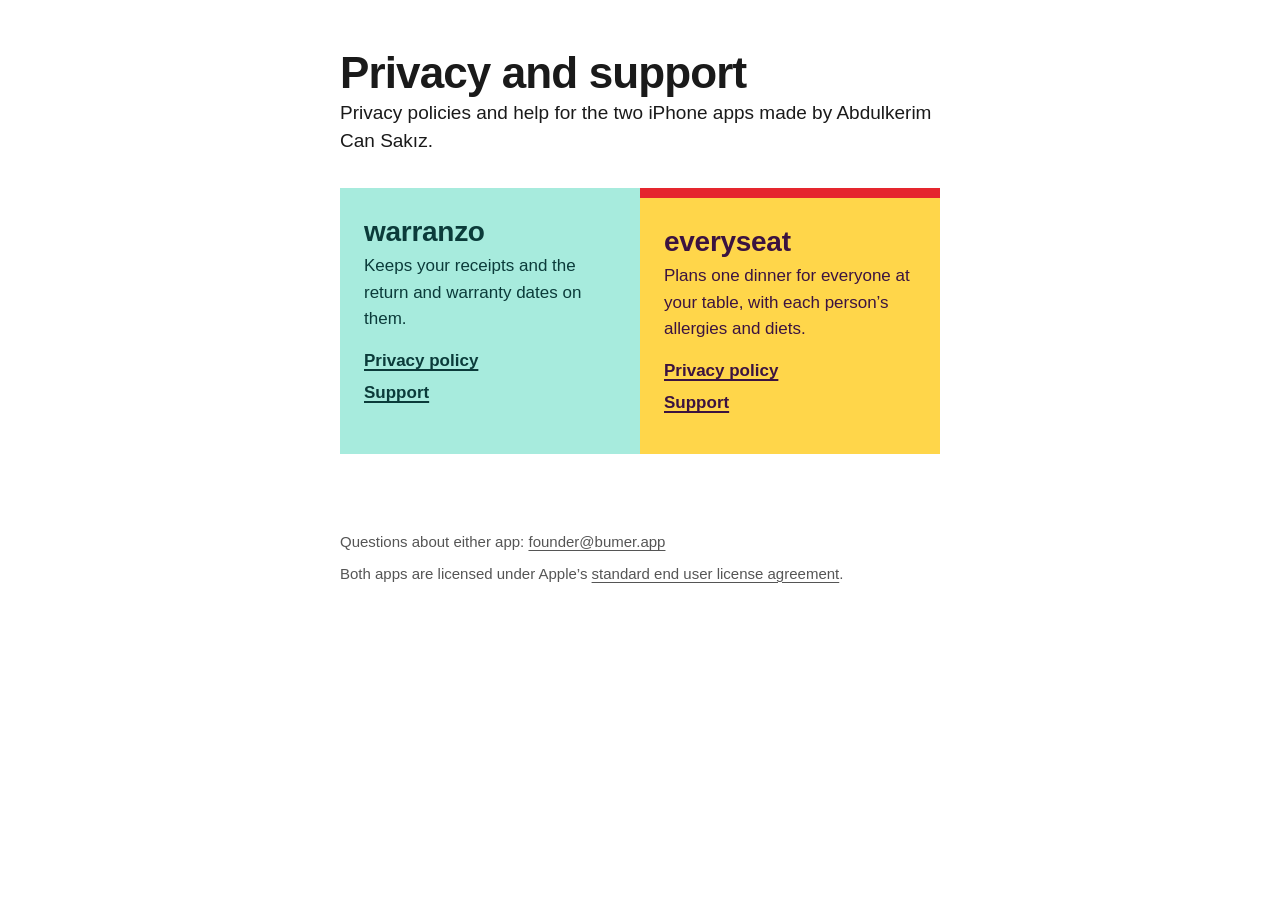
<file: index.html>
<!doctype html>
<html lang="en">
<head>
<meta charset="utf-8">
<meta name="viewport" content="width=device-width, initial-scale=1">
<meta name="color-scheme" content="light dark">
<title>Privacy and support: warranzo and everyseat</title>
<meta name="description" content="Privacy policies and support for warranzo and everyseat, iPhone apps by Abdulkerim Can Sakız.">
<link rel="stylesheet" href="assets/site.css">
</head>
<body class="home">
<main class="wrap">
  <h1>Privacy and support</h1>
  <p class="lead">Privacy policies and help for the two iPhone apps made by Abdulkerim Can Sakız.</p>

  <div class="apps">
    <section class="app-block w-block" aria-labelledby="w-title">
      <h2 id="w-title">warranzo</h2>
      <p>Keeps your receipts and the return and warranty dates on them.</p>
      <ul>
        <li><a href="warranzo/privacy/">Privacy policy</a></li>
        <li><a href="warranzo/support/">Support</a></li>
      </ul>
    </section>
    <section class="app-block e-block" aria-labelledby="e-title">
      <h2 id="e-title">everyseat</h2>
      <p>Plans one dinner for everyone at your table, with each person’s allergies and diets.</p>
      <ul>
        <li><a href="everyseat/privacy/">Privacy policy</a></li>
        <li><a href="everyseat/support/">Support</a></li>
      </ul>
    </section>
  </div>

  <footer>
    <p>Questions about either app: <a href="mailto:founder@bumer.app">founder@bumer.app</a></p>
    <p>Both apps are licensed under Apple’s <a href="https://www.apple.com/legal/internet-services/itunes/dev/stdeula/">standard end user license agreement</a>.</p>
  </footer>
</main>
</body>
</html>
</file>
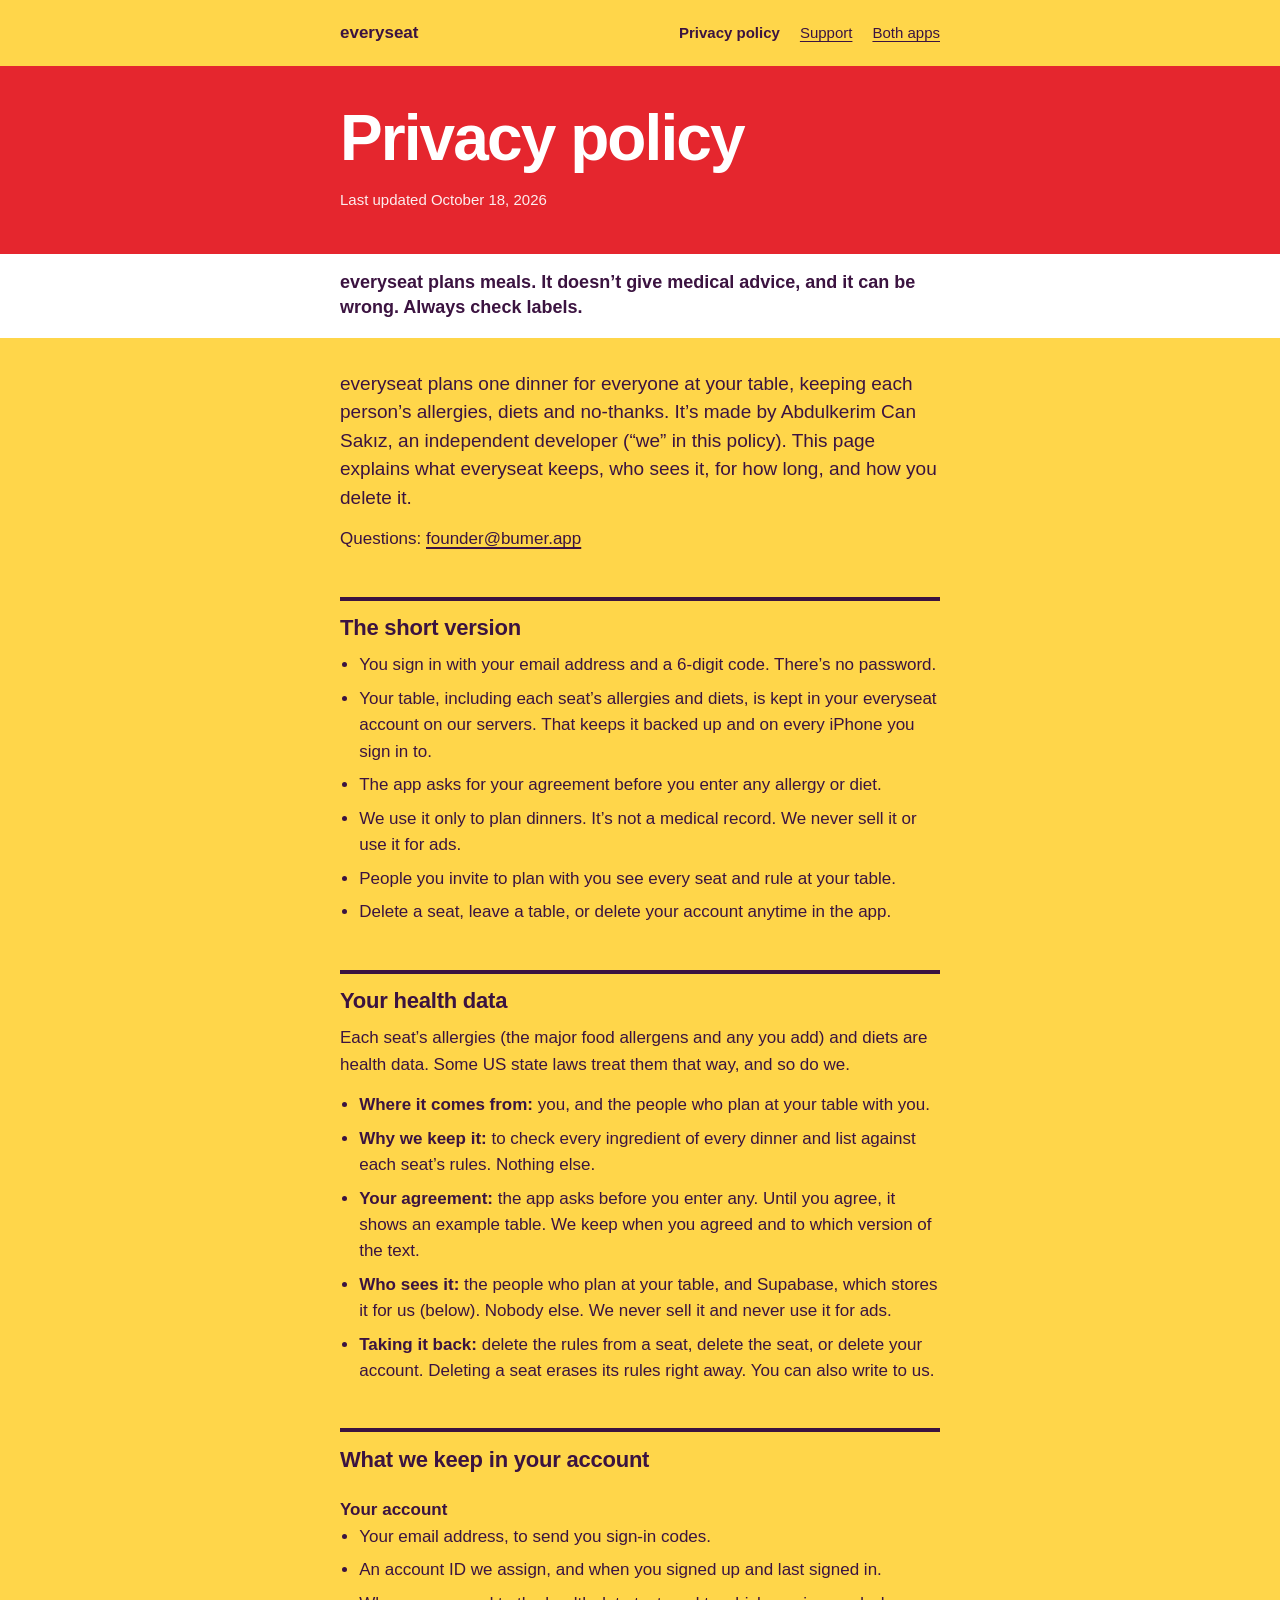
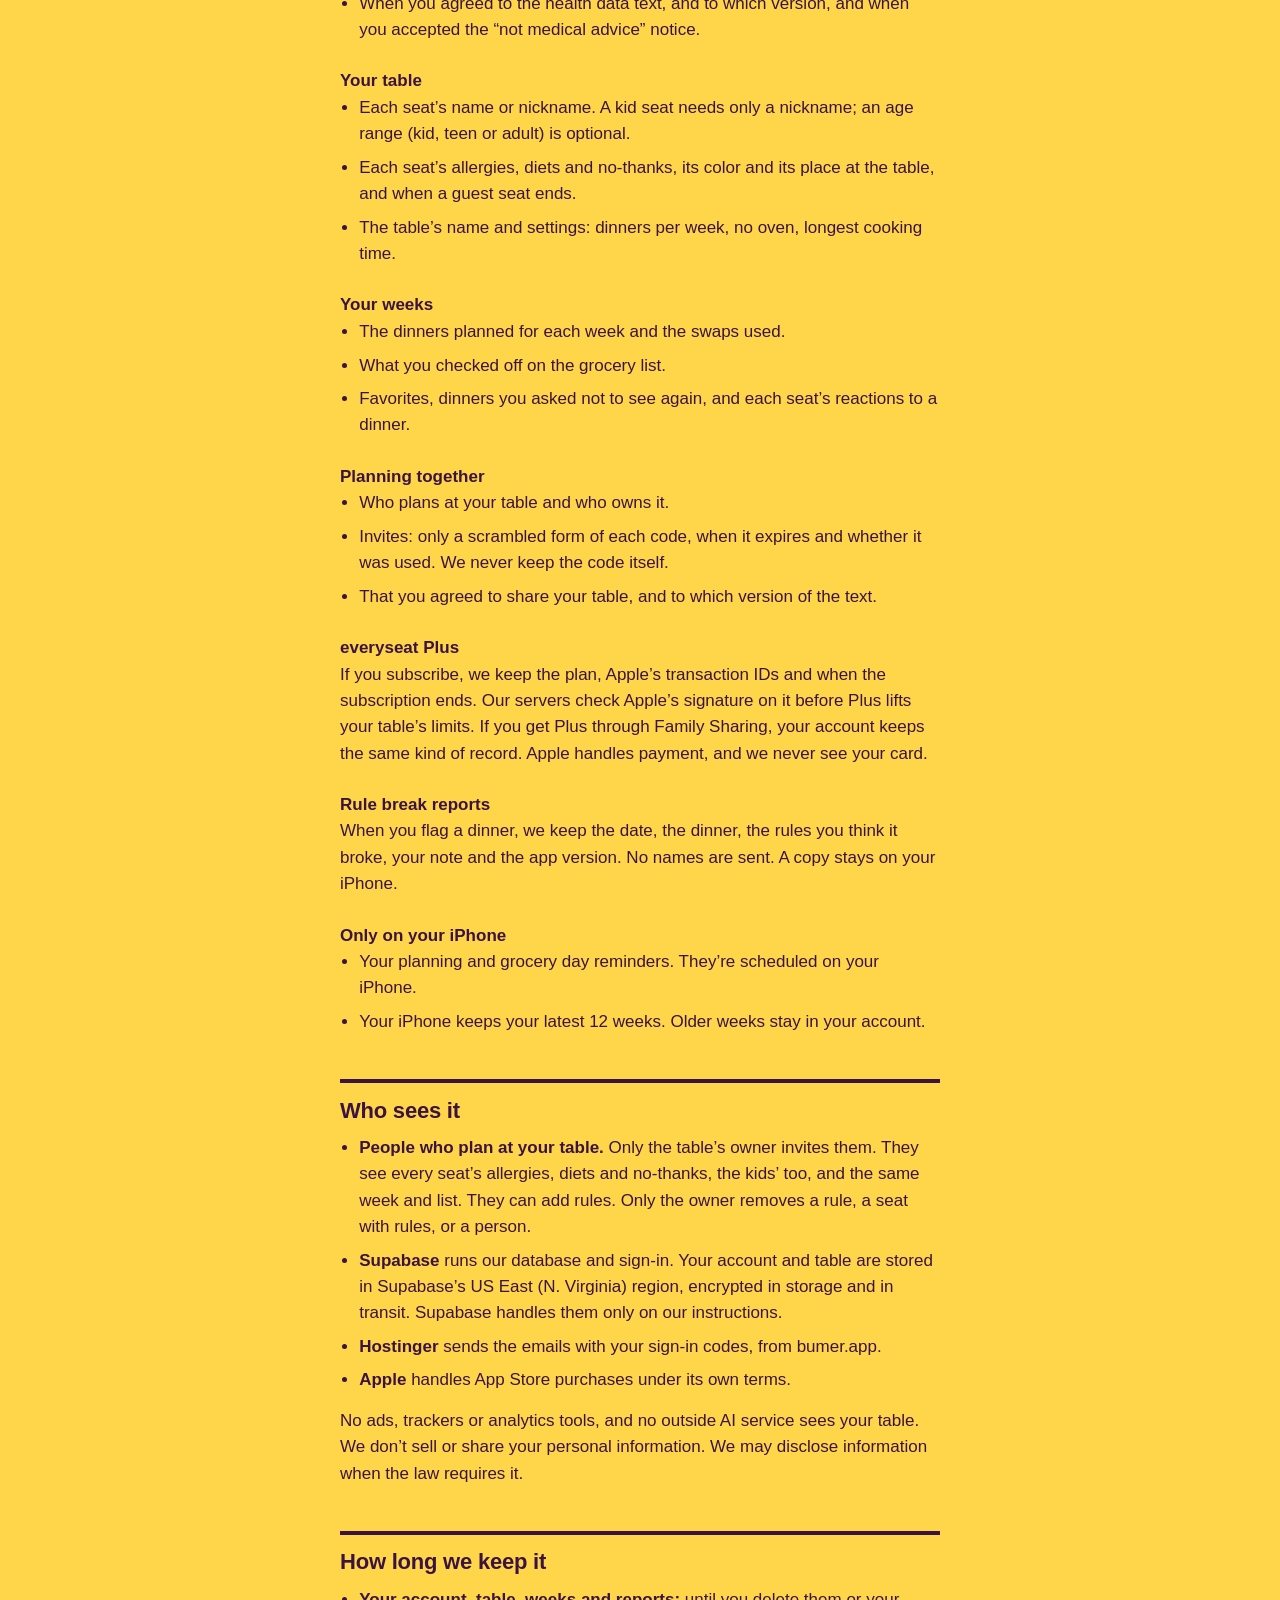
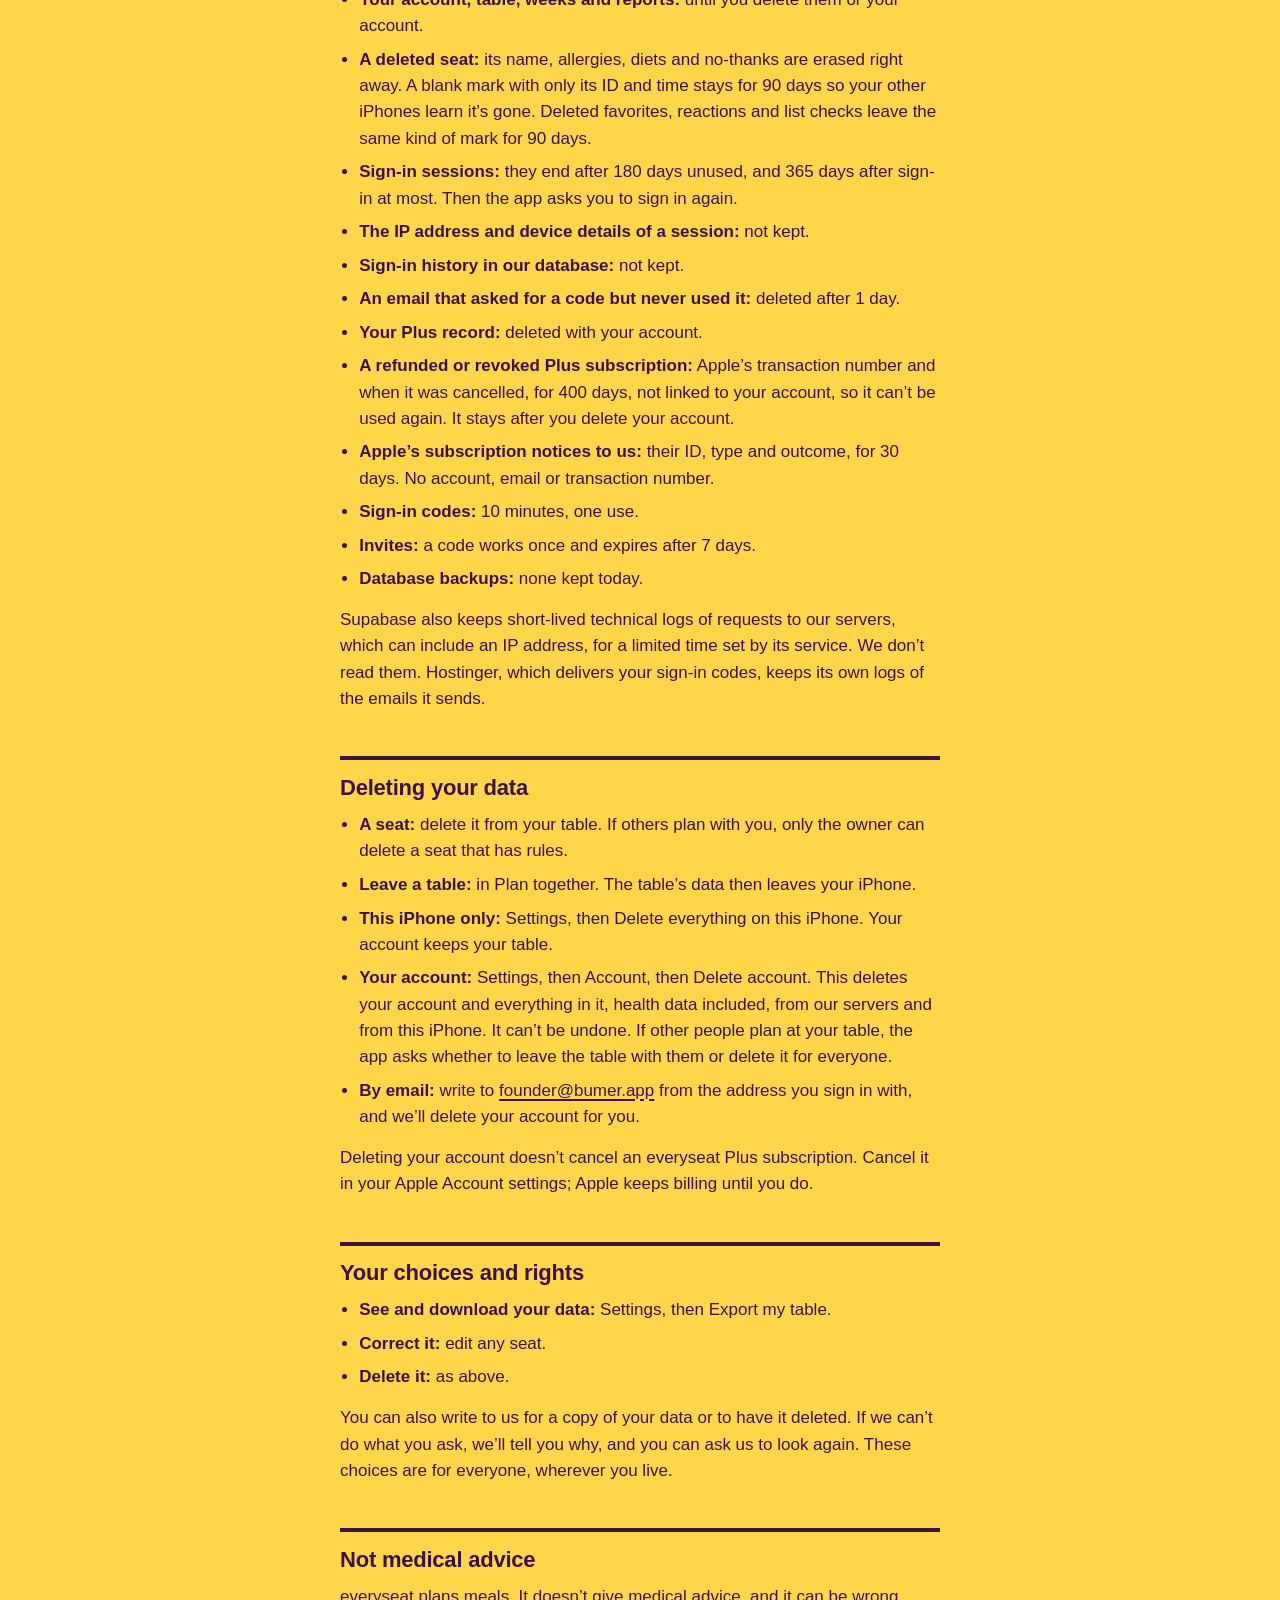
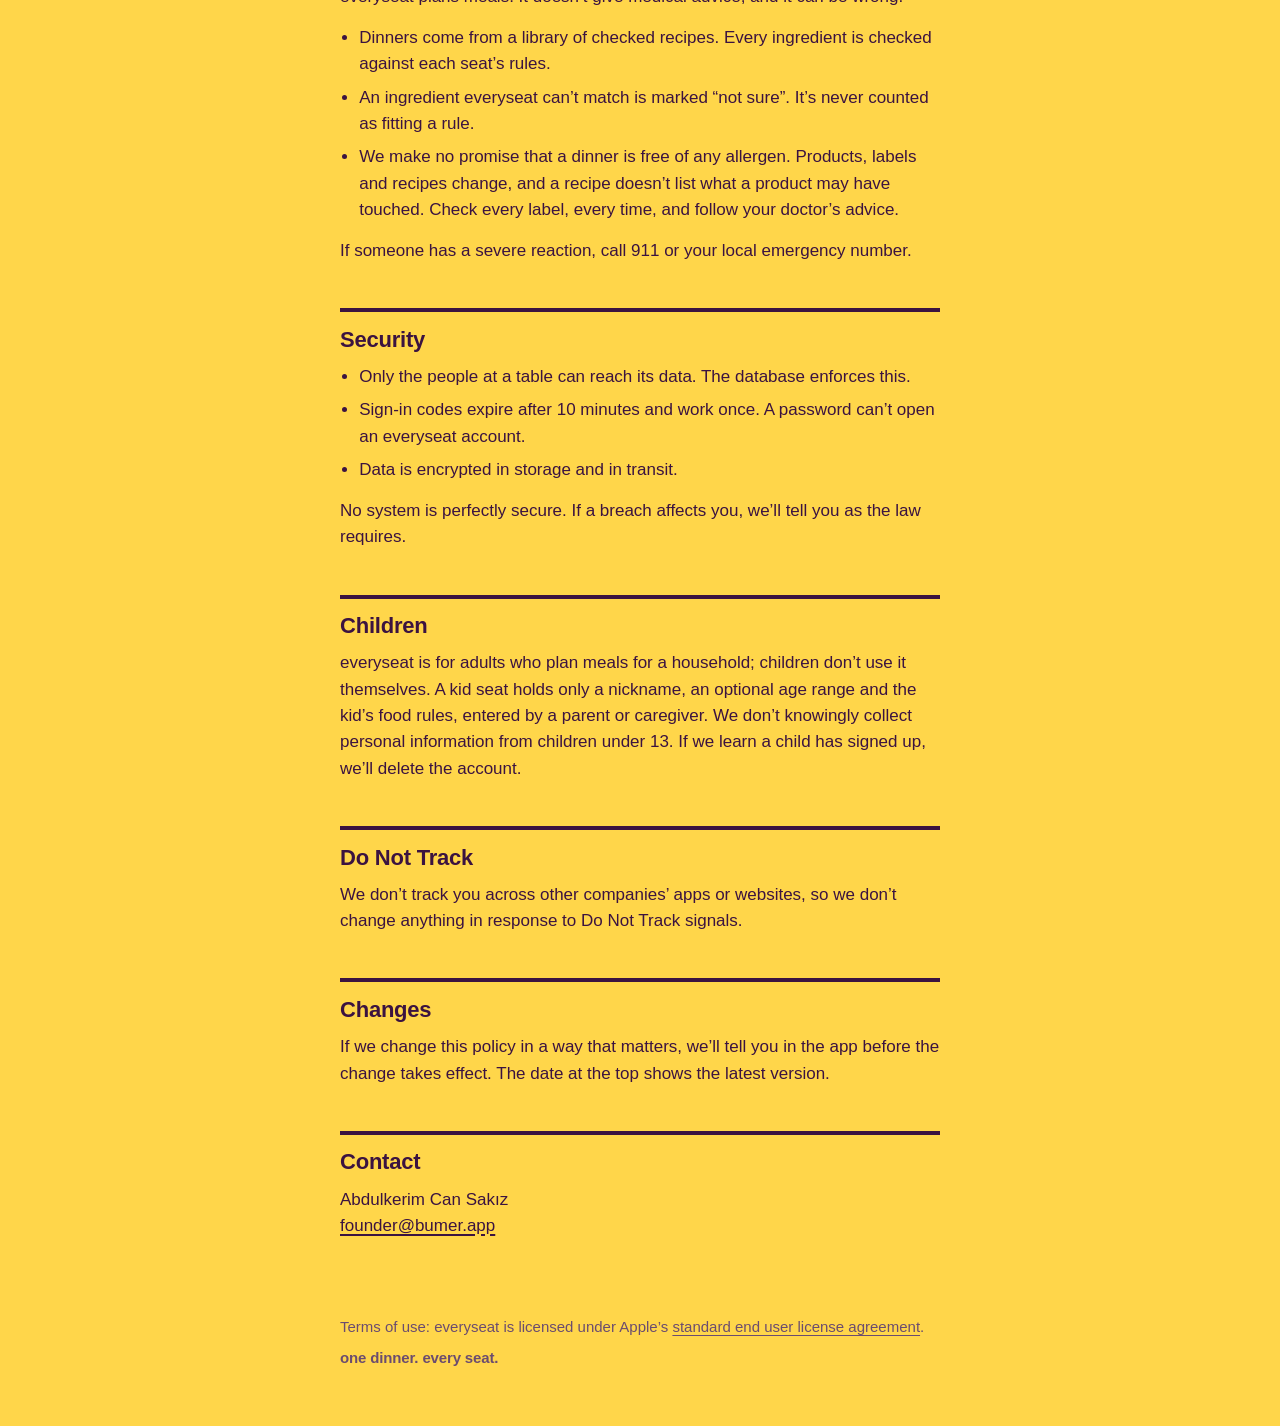
<file: everyseat/privacy/index.html>
<!doctype html>
<html lang="en">
<head>
<meta charset="utf-8">
<meta name="viewport" content="width=device-width, initial-scale=1">
<meta name="color-scheme" content="light dark">
<title>everyseat privacy policy</title>
<meta name="description" content="What everyseat keeps, including allergies and diets, who sees it, for how long, and how you delete it.">
<link rel="stylesheet" href="../../assets/site.css">
</head>
<body class="e">
<div class="wrap">
  <nav class="bar" aria-label="everyseat pages">
    <span class="app">everyseat</span>
    <a href="./" aria-current="page">Privacy policy</a>
    <a href="../support/">Support</a>
    <a href="../../">Both apps</a>
  </nav>
</div>

<header class="band">
  <div class="wrap">
    <h1>Privacy policy</h1>
    <p class="updated">Last updated October 18, 2026</p>
  </div>
</header>
<div class="strip">
  <div class="wrap">
    <p>everyseat plans meals. It doesn’t give medical advice, and it can be wrong. Always check labels.</p>
  </div>
</div>

<div class="wrap">
  <main>
    <p class="lead" style="margin-top:2rem">everyseat plans one dinner for everyone at your table, keeping each person’s allergies, diets and no-thanks. It’s made by Abdulkerim Can Sakız, an independent developer (“we” in this policy). This page explains what everyseat keeps, who sees it, for how long, and how you delete it.</p>
    <p>Questions: <a href="mailto:founder@bumer.app">founder@bumer.app</a></p>

    <h2 id="short">The short version</h2>
    <ul>
      <li>You sign in with your email address and a 6-digit code. There’s no password.</li>
      <li>Your table, including each seat’s allergies and diets, is kept in your everyseat account on our servers. That keeps it backed up and on every iPhone you sign in to.</li>
      <li>The app asks for your agreement before you enter any allergy or diet.</li>
      <li>We use it only to plan dinners. It’s not a medical record. We never sell it or use it for ads.</li>
      <li>People you invite to plan with you see every seat and rule at your table.</li>
      <li>Delete a seat, leave a table, or delete your account anytime in the app.</li>
    </ul>

    <h2 id="health-data">Your health data</h2>
    <p>Each seat’s allergies (the major food allergens and any you add) and diets are health data. Some US state laws treat them that way, and so do we.</p>
    <ul>
      <li><strong>Where it comes from:</strong> you, and the people who plan at your table with you.</li>
      <li><strong>Why we keep it:</strong> to check every ingredient of every dinner and list against each seat’s rules. Nothing else.</li>
      <li><strong>Your agreement:</strong> the app asks before you enter any. Until you agree, it shows an example table. We keep when you agreed and to which version of the text.</li>
      <li><strong>Who sees it:</strong> the people who plan at your table, and Supabase, which stores it for us (below). Nobody else. We never sell it and never use it for ads.</li>
      <li><strong>Taking it back:</strong> delete the rules from a seat, delete the seat, or delete your account. Deleting a seat erases its rules right away. You can also write to us.</li>
    </ul>

    <h2 id="account">What we keep in your account</h2>
    <h3>Your account</h3>
    <ul>
      <li>Your email address, to send you sign-in codes.</li>
      <li>An account ID we assign, and when you signed up and last signed in.</li>
      <li>When you agreed to the health data text, and to which version, and when you accepted the “not medical advice” notice.</li>
    </ul>

    <h3>Your table</h3>
    <ul>
      <li>Each seat’s name or nickname. A kid seat needs only a nickname; an age range (kid, teen or adult) is optional.</li>
      <li>Each seat’s allergies, diets and no-thanks, its color and its place at the table, and when a guest seat ends.</li>
      <li>The table’s name and settings: dinners per week, no oven, longest cooking time.</li>
    </ul>

    <h3>Your weeks</h3>
    <ul>
      <li>The dinners planned for each week and the swaps used.</li>
      <li>What you checked off on the grocery list.</li>
      <li>Favorites, dinners you asked not to see again, and each seat’s reactions to a dinner.</li>
    </ul>

    <h3>Planning together</h3>
    <ul>
      <li>Who plans at your table and who owns it.</li>
      <li>Invites: only a scrambled form of each code, when it expires and whether it was used. We never keep the code itself.</li>
      <li>That you agreed to share your table, and to which version of the text.</li>
    </ul>

    <h3>everyseat Plus</h3>
    <p>If you subscribe, we keep the plan, Apple’s transaction IDs and when the subscription ends. Our servers check Apple’s signature on it before Plus lifts your table’s limits. If you get Plus through Family Sharing, your account keeps the same kind of record. Apple handles payment, and we never see your card.</p>

    <h3>Rule break reports</h3>
    <p>When you flag a dinner, we keep the date, the dinner, the rules you think it broke, your note and the app version. No names are sent. A copy stays on your iPhone.</p>

    <h3>Only on your iPhone</h3>
    <ul>
      <li>Your planning and grocery day reminders. They’re scheduled on your iPhone.</li>
      <li>Your iPhone keeps your latest 12 weeks. Older weeks stay in your account.</li>
    </ul>

    <h2 id="who">Who sees it</h2>
    <ul>
      <li><strong>People who plan at your table.</strong> Only the table’s owner invites them. They see every seat’s allergies, diets and no-thanks, the kids’ too, and the same week and list. They can add rules. Only the owner removes a rule, a seat with rules, or a person.</li>
      <li><strong>Supabase</strong> runs our database and sign-in. Your account and table are stored in Supabase’s US East (N. Virginia) region, encrypted in storage and in transit. Supabase handles them only on our instructions.</li>
      <li><strong>Hostinger</strong> sends the emails with your sign-in codes, from bumer.app.</li>
      <li><strong>Apple</strong> handles App Store purchases under its own terms.</li>
    </ul>
    <p>No ads, trackers or analytics tools, and no outside AI service sees your table. We don’t sell or share your personal information. We may disclose information when the law requires it.</p>

    <h2 id="retention">How long we keep it</h2>
    <ul>
      <li><strong>Your account, table, weeks and reports:</strong> until you delete them or your account.</li>
      <li><strong>A deleted seat:</strong> its name, allergies, diets and no-thanks are erased right away. A blank mark with only its ID and time stays for 90 days so your other iPhones learn it’s gone. Deleted favorites, reactions and list checks leave the same kind of mark for 90 days.</li>
      <li><strong>Sign-in sessions:</strong> they end after 180 days unused, and 365 days after sign-in at most. Then the app asks you to sign in again.</li>
      <li><strong>The IP address and device details of a session:</strong> not kept.</li>
      <li><strong>Sign-in history in our database:</strong> not kept.</li>
      <li><strong>An email that asked for a code but never used it:</strong> deleted after 1 day.</li>
      <li><strong>Your Plus record:</strong> deleted with your account.</li>
      <li><strong>A refunded or revoked Plus subscription:</strong> Apple’s transaction number and when it was cancelled, for 400 days, not linked to your account, so it can’t be used again. It stays after you delete your account.</li>
      <li><strong>Apple’s subscription notices to us:</strong> their ID, type and outcome, for 30 days. No account, email or transaction number.</li>
      <li><strong>Sign-in codes:</strong> 10 minutes, one use.</li>
      <li><strong>Invites:</strong> a code works once and expires after 7 days.</li>
      <li><strong>Database backups:</strong> none kept today.</li>
    </ul>
    <p>Supabase also keeps short-lived technical logs of requests to our servers, which can include an IP address, for a limited time set by its service. We don’t read them. Hostinger, which delivers your sign-in codes, keeps its own logs of the emails it sends.</p>

    <h2 id="delete">Deleting your data</h2>
    <ul>
      <li><strong>A seat:</strong> delete it from your table. If others plan with you, only the owner can delete a seat that has rules.</li>
      <li><strong>Leave a table:</strong> in Plan together. The table’s data then leaves your iPhone.</li>
      <li><strong>This iPhone only:</strong> Settings, then Delete everything on this iPhone. Your account keeps your table.</li>
      <li><strong>Your account:</strong> Settings, then Account, then Delete account. This deletes your account and everything in it, health data included, from our servers and from this iPhone. It can’t be undone. If other people plan at your table, the app asks whether to leave the table with them or delete it for everyone.</li>
      <li><strong>By email:</strong> write to <a href="mailto:founder@bumer.app">founder@bumer.app</a> from the address you sign in with, and we’ll delete your account for you.</li>
    </ul>
    <p>Deleting your account doesn’t cancel an everyseat Plus subscription. Cancel it in your Apple Account settings; Apple keeps billing until you do.</p>

    <h2 id="rights">Your choices and rights</h2>
    <ul>
      <li><strong>See and download your data:</strong> Settings, then Export my table.</li>
      <li><strong>Correct it:</strong> edit any seat.</li>
      <li><strong>Delete it:</strong> as above.</li>
    </ul>
    <p>You can also write to us for a copy of your data or to have it deleted. If we can’t do what you ask, we’ll tell you why, and you can ask us to look again. These choices are for everyone, wherever you live.</p>

    <h2 id="not-medical">Not medical advice</h2>
    <p>everyseat plans meals. It doesn’t give medical advice, and it can be wrong.</p>
    <ul>
      <li>Dinners come from a library of checked recipes. Every ingredient is checked against each seat’s rules.</li>
      <li>An ingredient everyseat can’t match is marked “not sure”. It’s never counted as fitting a rule.</li>
      <li>We make no promise that a dinner is free of any allergen. Products, labels and recipes change, and a recipe doesn’t list what a product may have touched. Check every label, every time, and follow your doctor’s advice.</li>
    </ul>
    <p>If someone has a severe reaction, call 911 or your local emergency number.</p>

    <h2 id="security">Security</h2>
    <ul>
      <li>Only the people at a table can reach its data. The database enforces this.</li>
      <li>Sign-in codes expire after 10 minutes and work once. A password can’t open an everyseat account.</li>
      <li>Data is encrypted in storage and in transit.</li>
    </ul>
    <p>No system is perfectly secure. If a breach affects you, we’ll tell you as the law requires.</p>

    <h2 id="children">Children</h2>
    <p>everyseat is for adults who plan meals for a household; children don’t use it themselves. A kid seat holds only a nickname, an optional age range and the kid’s food rules, entered by a parent or caregiver. We don’t knowingly collect personal information from children under 13. If we learn a child has signed up, we’ll delete the account.</p>

    <h2 id="dnt">Do Not Track</h2>
    <p>We don’t track you across other companies’ apps or websites, so we don’t change anything in response to Do Not Track signals.</p>

    <h2 id="changes">Changes</h2>
    <p>If we change this policy in a way that matters, we’ll tell you in the app before the change takes effect. The date at the top shows the latest version.</p>

    <h2 id="contact">Contact</h2>
    <p>Abdulkerim Can Sakız<br><a href="mailto:founder@bumer.app">founder@bumer.app</a></p>
  </main>

  <footer>
    <p>Terms of use: everyseat is licensed under Apple’s <a href="https://www.apple.com/legal/internet-services/itunes/dev/stdeula/">standard end user license agreement</a>.</p>
    <p class="signoff">one dinner. every seat.</p>
  </footer>
</div>
</body>
</html>
</file>
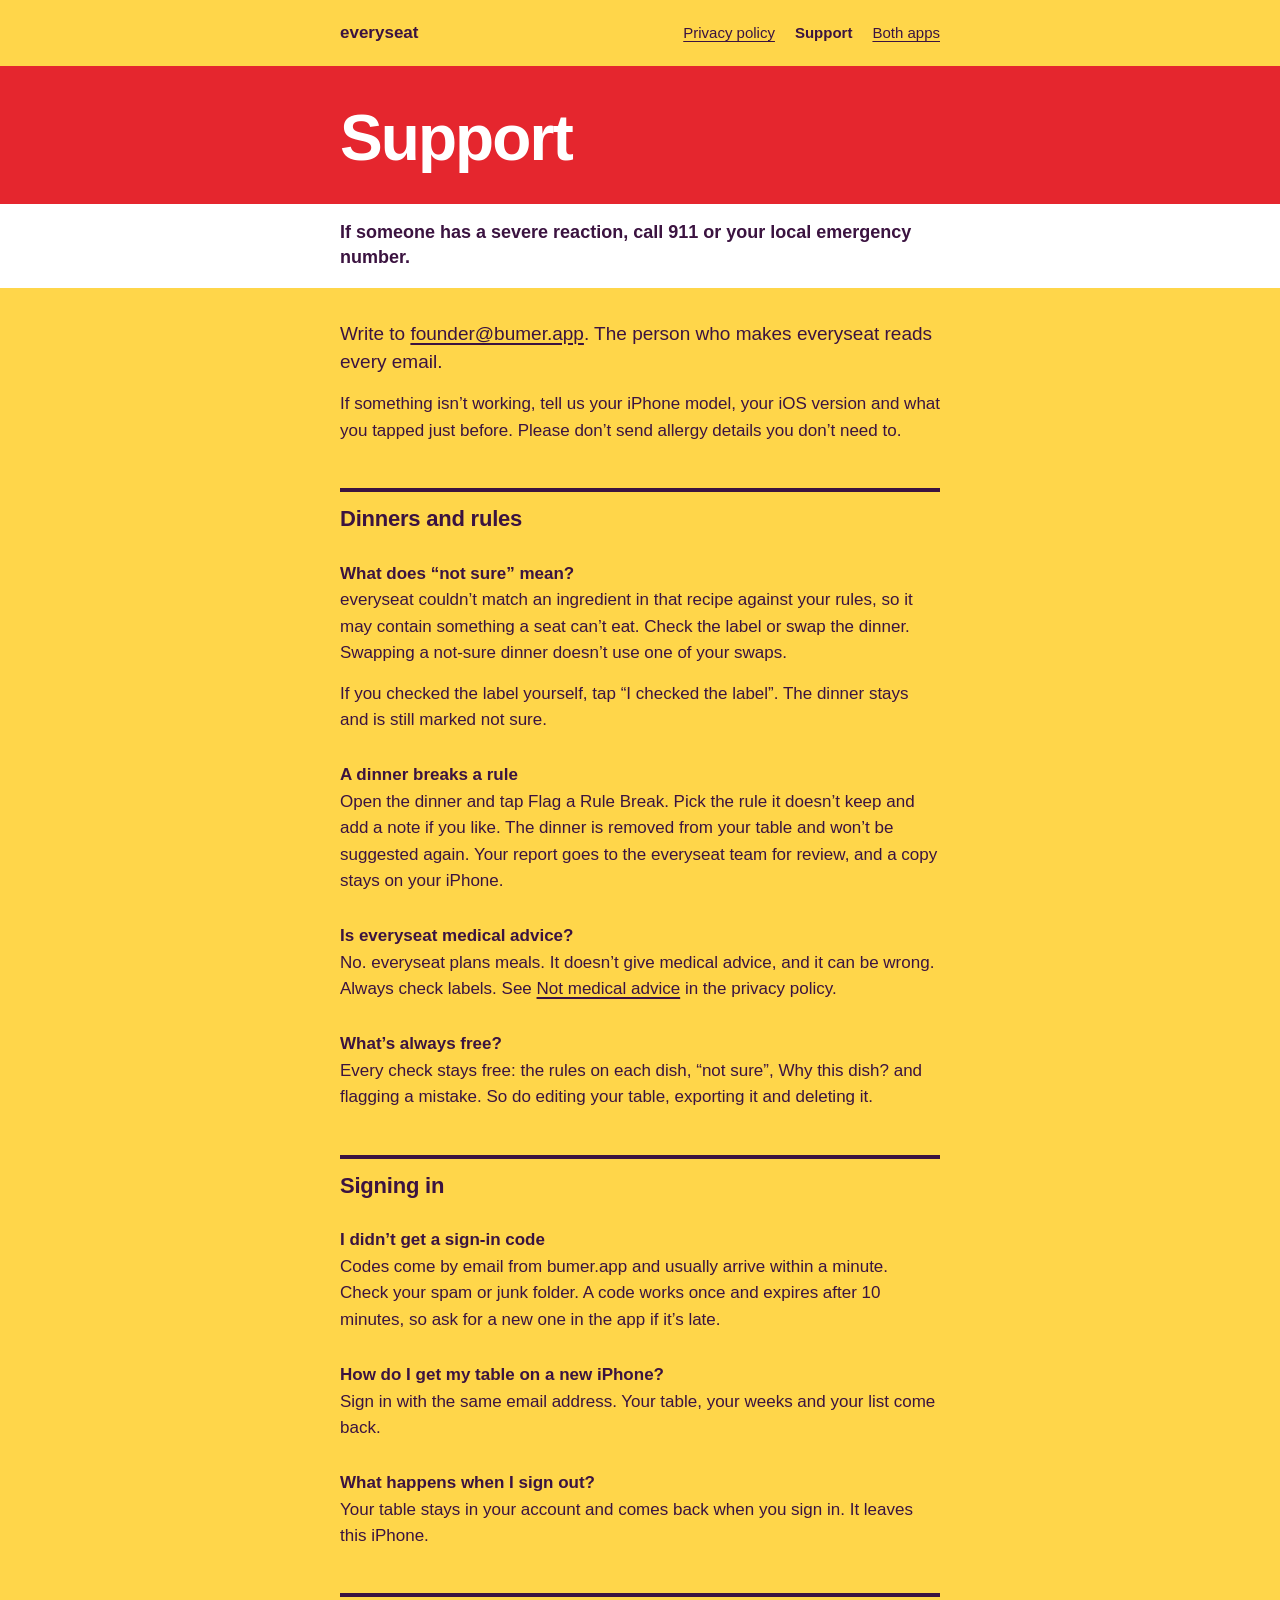
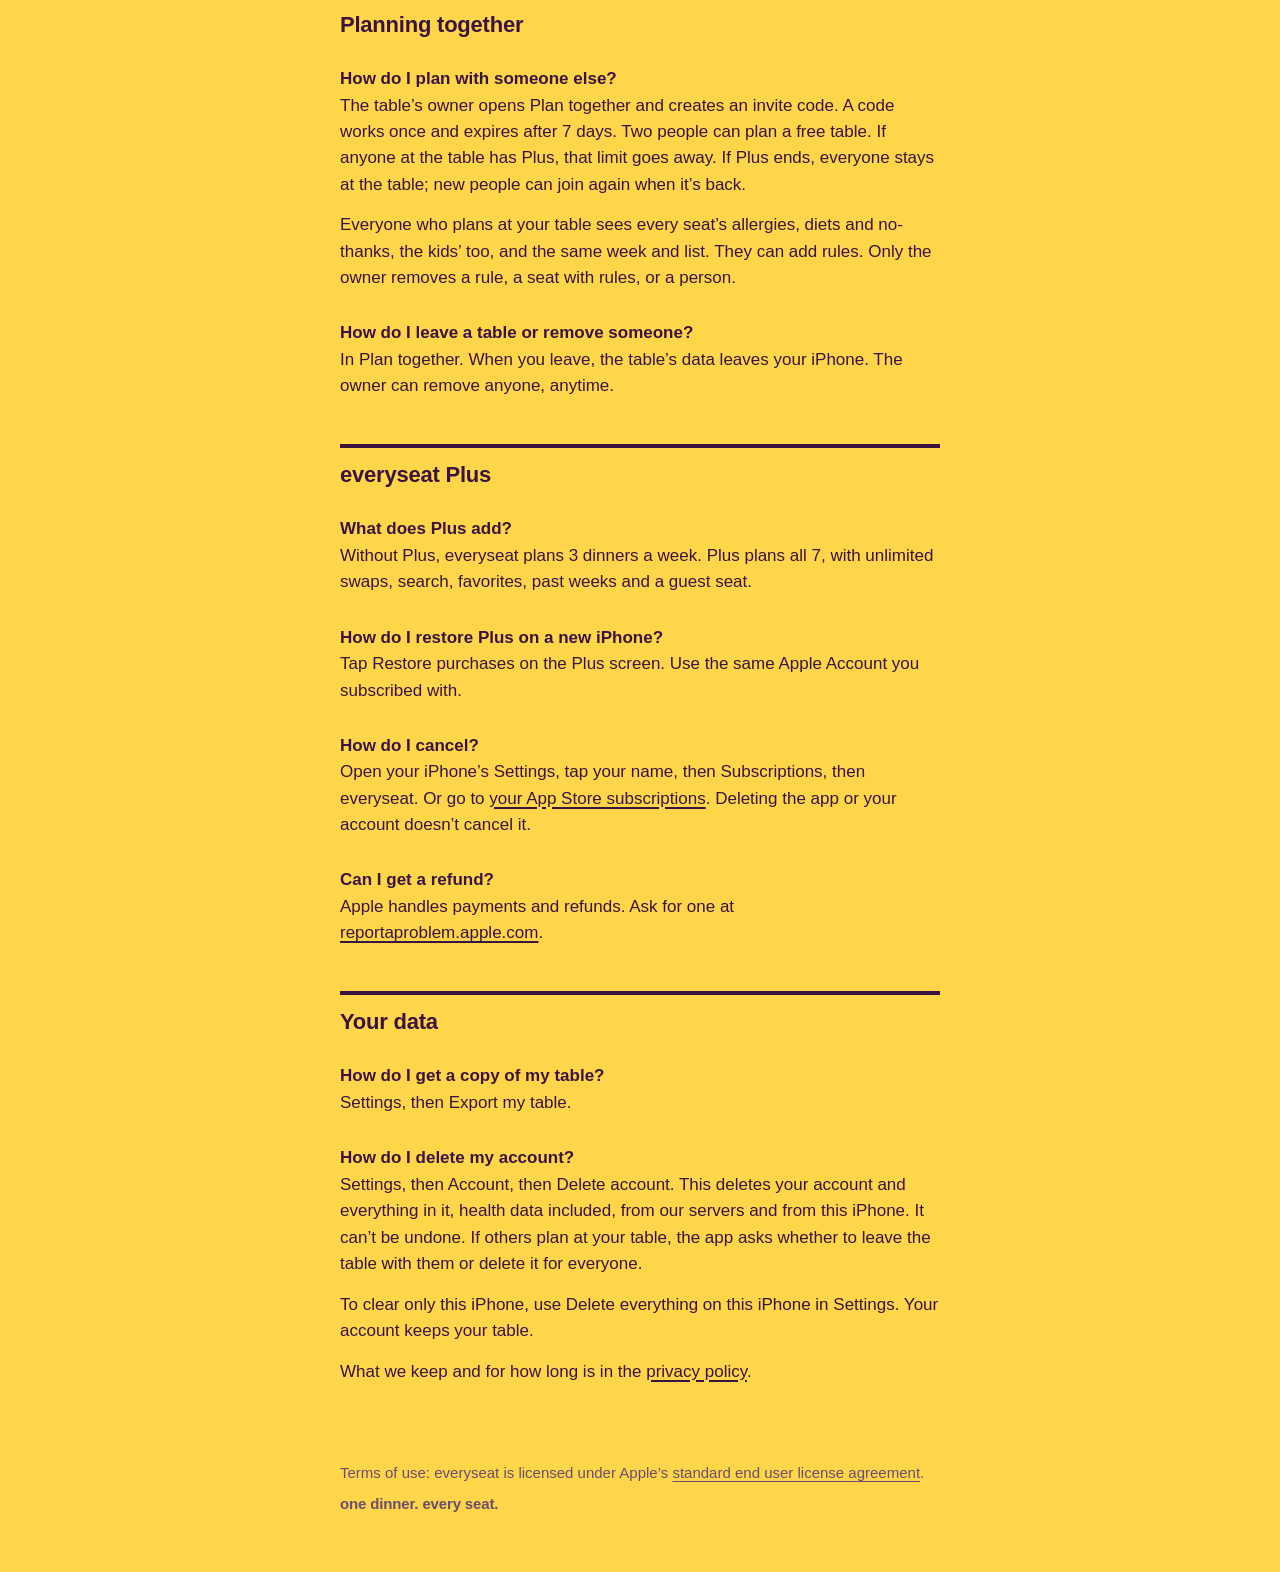
<file: everyseat/support/index.html>
<!doctype html>
<html lang="en">
<head>
<meta charset="utf-8">
<meta name="viewport" content="width=device-width, initial-scale=1">
<meta name="color-scheme" content="light dark">
<title>everyseat support</title>
<meta name="description" content="Help with everyseat: sign-in codes, “not sure”, flagging a dinner, planning together, Plus and deleting your account.">
<link rel="stylesheet" href="../../assets/site.css">
</head>
<body class="e">
<div class="wrap">
  <nav class="bar" aria-label="everyseat pages">
    <span class="app">everyseat</span>
    <a href="../privacy/">Privacy policy</a>
    <a href="./" aria-current="page">Support</a>
    <a href="../../">Both apps</a>
  </nav>
</div>

<header class="band">
  <div class="wrap">
    <h1>Support</h1>
  </div>
</header>
<div class="strip">
  <div class="wrap">
    <p>If someone has a severe reaction, call 911 or your local emergency number.</p>
  </div>
</div>

<div class="wrap">
  <main>
    <p class="lead" style="margin-top:2rem">Write to <a href="mailto:founder@bumer.app">founder@bumer.app</a>. The person who makes everyseat reads every email.</p>
    <p>If something isn’t working, tell us your iPhone model, your iOS version and what you tapped just before. Please don’t send allergy details you don’t need to.</p>

    <div class="faq">
      <h2 id="dinners">Dinners and rules</h2>

      <h3 id="not-sure">What does “not sure” mean?</h3>
      <p>everyseat couldn’t match an ingredient in that recipe against your rules, so it may contain something a seat can’t eat. Check the label or swap the dinner. Swapping a not-sure dinner doesn’t use one of your swaps.</p>
      <p>If you checked the label yourself, tap “I checked the label”. The dinner stays and is still marked not sure.</p>

      <h3 id="flag">A dinner breaks a rule</h3>
      <p>Open the dinner and tap Flag a Rule Break. Pick the rule it doesn’t keep and add a note if you like. The dinner is removed from your table and won’t be suggested again. Your report goes to the everyseat team for review, and a copy stays on your iPhone.</p>

      <h3 id="medical">Is everyseat medical advice?</h3>
      <p>No. everyseat plans meals. It doesn’t give medical advice, and it can be wrong. Always check labels. See <a href="../privacy/#not-medical">Not medical advice</a> in the privacy policy.</p>

      <h3 id="always-free">What’s always free?</h3>
      <p>Every check stays free: the rules on each dish, “not sure”, Why this dish? and flagging a mistake. So do editing your table, exporting it and deleting it.</p>

      <h2 id="sign-in">Signing in</h2>

      <h3 id="no-code">I didn’t get a sign-in code</h3>
      <p>Codes come by email from bumer.app and usually arrive within a minute. Check your spam or junk folder. A code works once and expires after 10 minutes, so ask for a new one in the app if it’s late.</p>

      <h3 id="new-iphone">How do I get my table on a new iPhone?</h3>
      <p>Sign in with the same email address. Your table, your weeks and your list come back.</p>

      <h3 id="sign-out">What happens when I sign out?</h3>
      <p>Your table stays in your account and comes back when you sign in. It leaves this iPhone.</p>

      <h2 id="together">Planning together</h2>

      <h3 id="invite">How do I plan with someone else?</h3>
      <p>The table’s owner opens Plan together and creates an invite code. A code works once and expires after 7 days. Two people can plan a free table. If anyone at the table has Plus, that limit goes away. If Plus ends, everyone stays at the table; new people can join again when it’s back.</p>
      <p>Everyone who plans at your table sees every seat’s allergies, diets and no-thanks, the kids’ too, and the same week and list. They can add rules. Only the owner removes a rule, a seat with rules, or a person.</p>

      <h3 id="leave">How do I leave a table or remove someone?</h3>
      <p>In Plan together. When you leave, the table’s data leaves your iPhone. The owner can remove anyone, anytime.</p>

      <h2 id="plus">everyseat Plus</h2>

      <h3 id="plus-what">What does Plus add?</h3>
      <p>Without Plus, everyseat plans 3 dinners a week. Plus plans all 7, with unlimited swaps, search, favorites, past weeks and a guest seat.</p>

      <h3 id="restore">How do I restore Plus on a new iPhone?</h3>
      <p>Tap Restore purchases on the Plus screen. Use the same Apple Account you subscribed with.</p>

      <h3 id="cancel">How do I cancel?</h3>
      <p>Open your iPhone’s Settings, tap your name, then Subscriptions, then everyseat. Or go to <a href="https://apps.apple.com/account/subscriptions">your App Store subscriptions</a>. Deleting the app or your account doesn’t cancel it.</p>

      <h3 id="refund">Can I get a refund?</h3>
      <p>Apple handles payments and refunds. Ask for one at <a href="https://reportaproblem.apple.com">reportaproblem.apple.com</a>.</p>

      <h2 id="data">Your data</h2>

      <h3 id="export">How do I get a copy of my table?</h3>
      <p>Settings, then Export my table.</p>

      <h3 id="delete">How do I delete my account?</h3>
      <p>Settings, then Account, then Delete account. This deletes your account and everything in it, health data included, from our servers and from this iPhone. It can’t be undone. If others plan at your table, the app asks whether to leave the table with them or delete it for everyone.</p>
      <p>To clear only this iPhone, use Delete everything on this iPhone in Settings. Your account keeps your table.</p>
      <p>What we keep and for how long is in the <a href="../privacy/#retention">privacy policy</a>.</p>
    </div>
  </main>

  <footer>
    <p>Terms of use: everyseat is licensed under Apple’s <a href="https://www.apple.com/legal/internet-services/itunes/dev/stdeula/">standard end user license agreement</a>.</p>
    <p class="signoff">one dinner. every seat.</p>
  </footer>
</div>
</body>
</html>
</file>
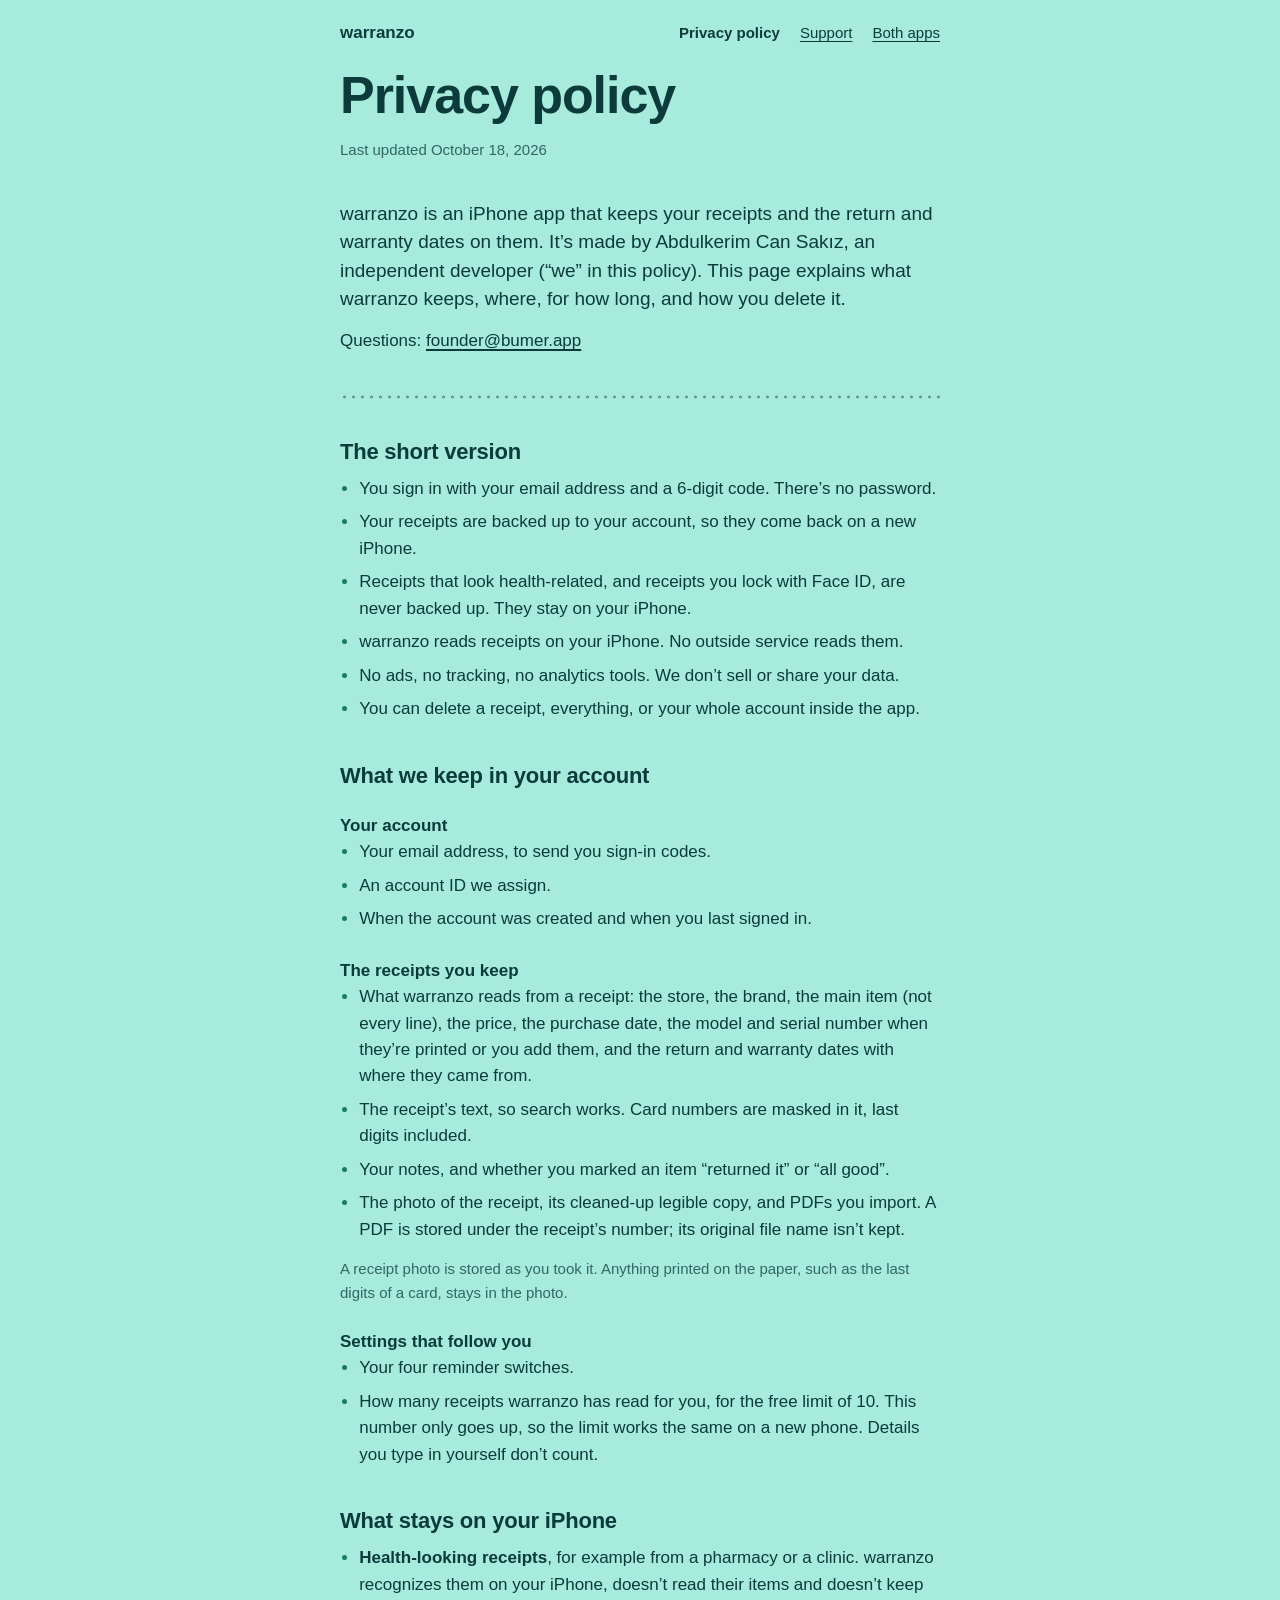
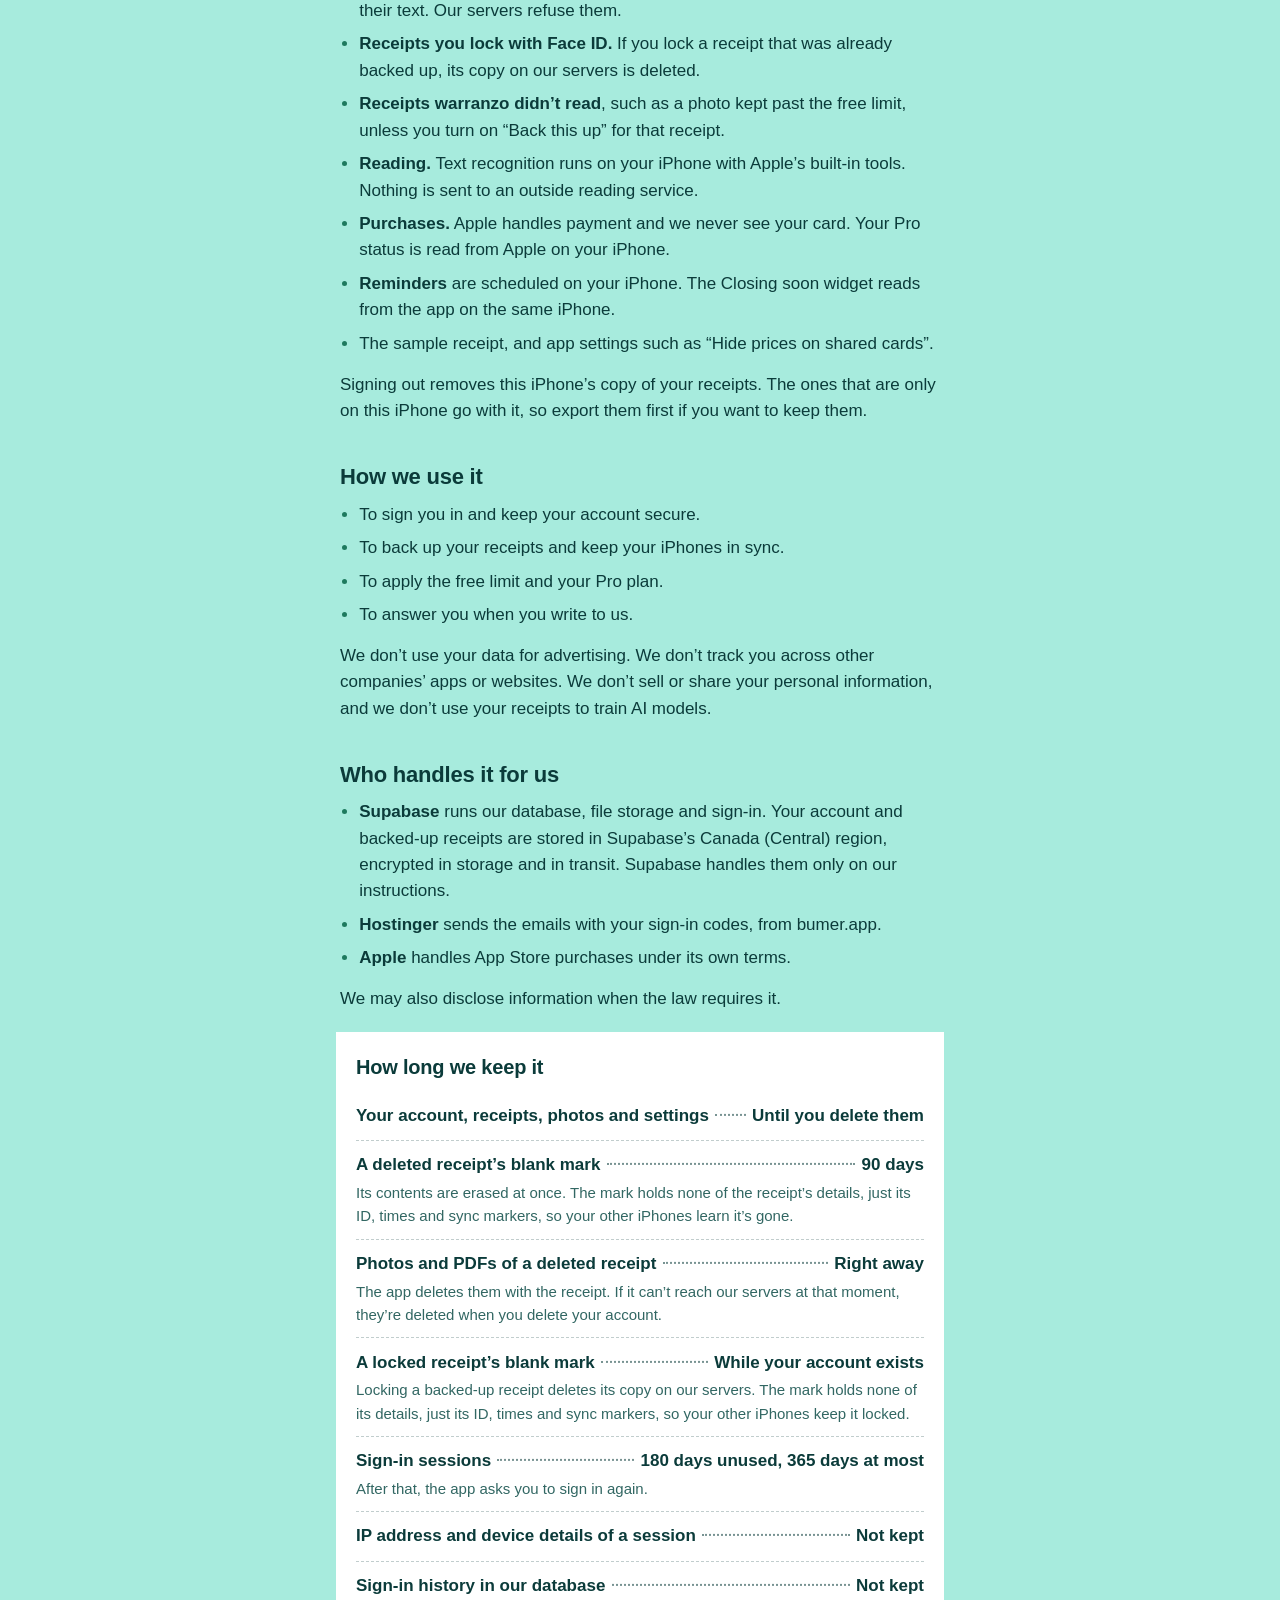
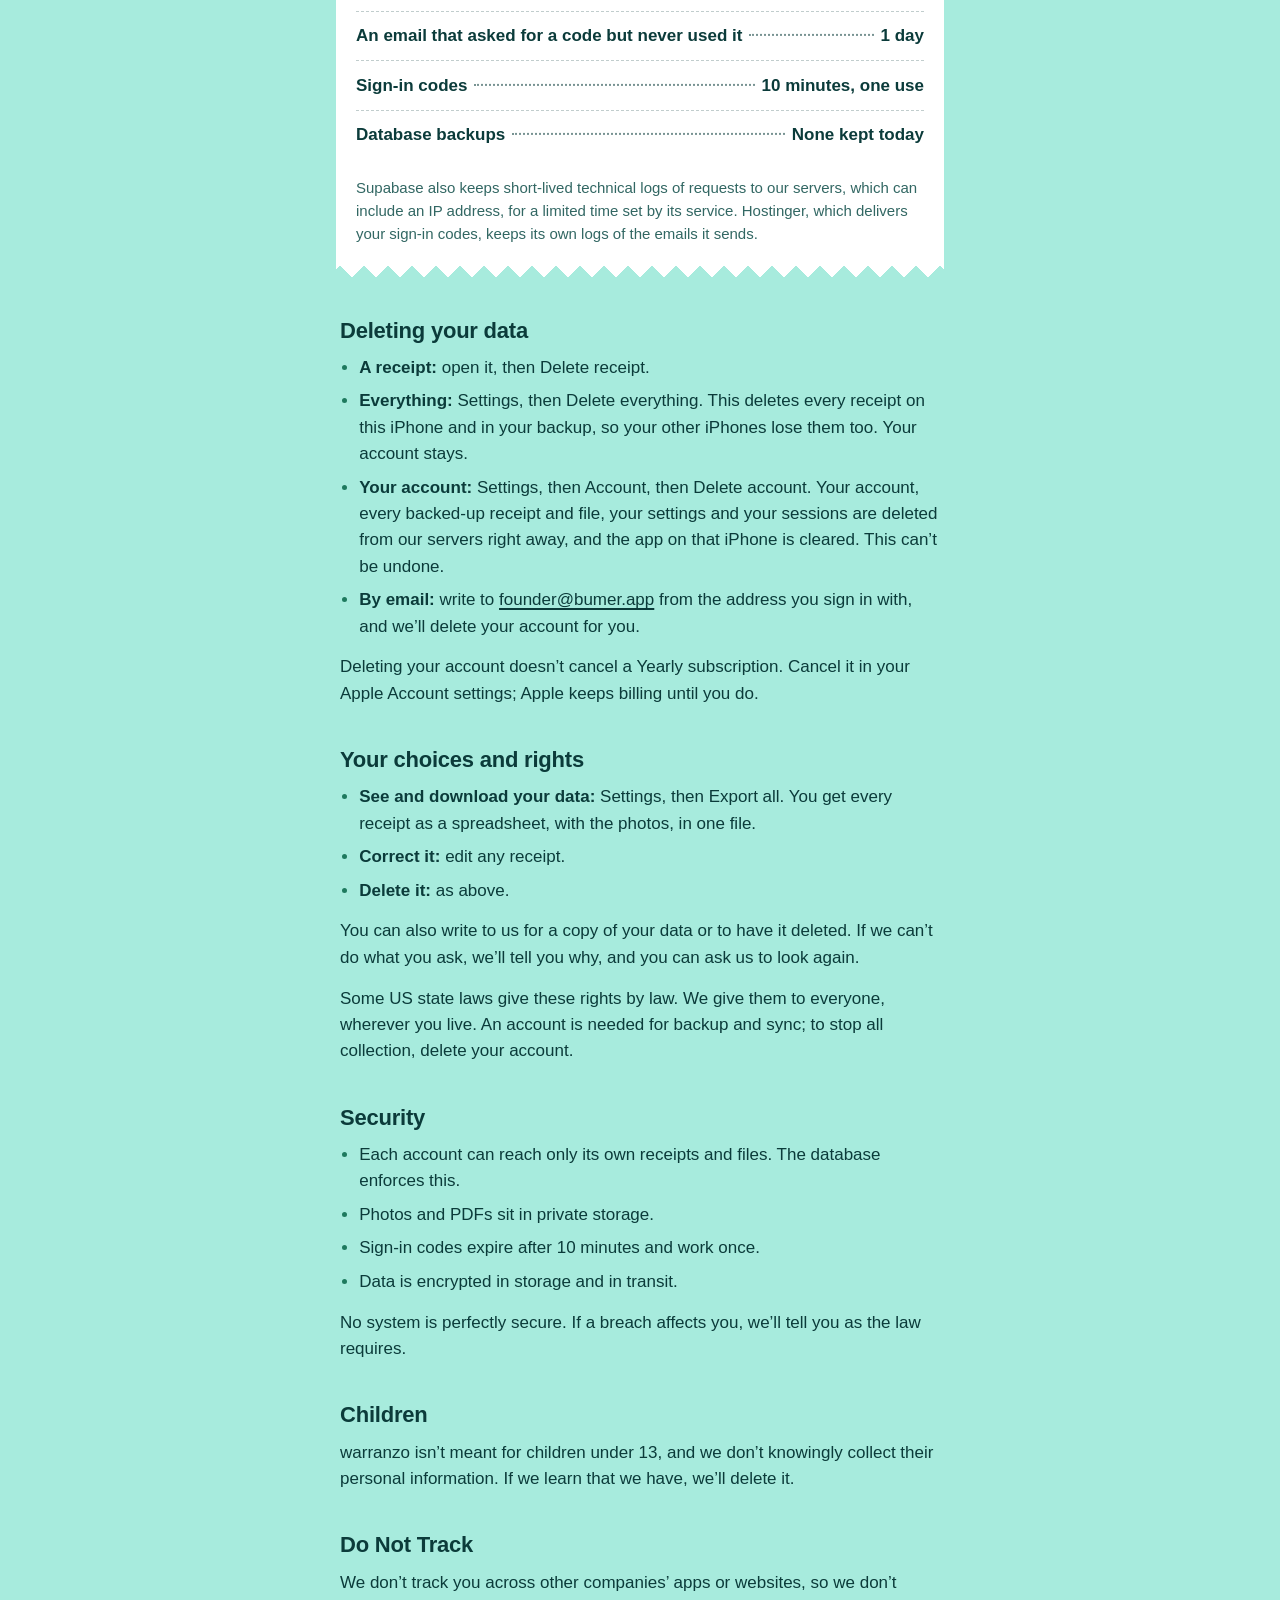
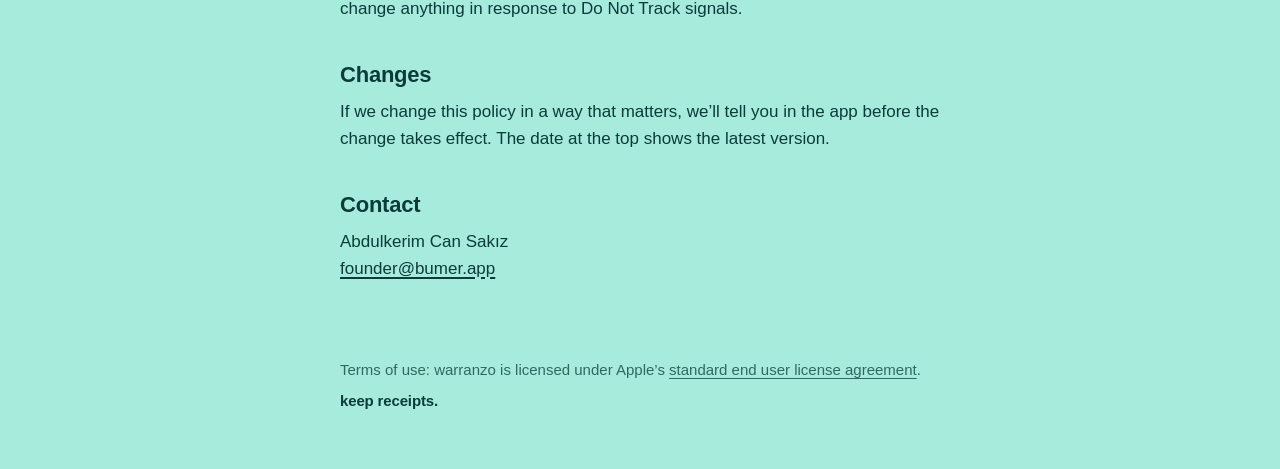
<file: warranzo/privacy/index.html>
<!doctype html>
<html lang="en">
<head>
<meta charset="utf-8">
<meta name="viewport" content="width=device-width, initial-scale=1">
<meta name="color-scheme" content="light dark">
<title>warranzo privacy policy</title>
<meta name="description" content="What warranzo keeps, where it is kept, for how long, and how you delete it.">
<link rel="stylesheet" href="../../assets/site.css">
</head>
<body class="w">
<div class="wrap">
  <nav class="bar" aria-label="warranzo pages">
    <span class="app">warranzo</span>
    <a href="./" aria-current="page">Privacy policy</a>
    <a href="../support/">Support</a>
    <a href="../../">Both apps</a>
  </nav>

  <header class="top">
    <h1>Privacy policy</h1>
    <p class="updated">Last updated October 18, 2026</p>
  </header>

  <main>
    <p class="lead">warranzo is an iPhone app that keeps your receipts and the return and warranty dates on them. It’s made by Abdulkerim Can Sakız, an independent developer (“we” in this policy). This page explains what warranzo keeps, where, for how long, and how you delete it.</p>
    <p>Questions: <a href="mailto:founder@bumer.app">founder@bumer.app</a></p>

    <hr class="perf">

    <h2 id="short">The short version</h2>
    <ul>
      <li>You sign in with your email address and a 6-digit code. There’s no password.</li>
      <li>Your receipts are backed up to your account, so they come back on a new iPhone.</li>
      <li>Receipts that look health-related, and receipts you lock with Face ID, are never backed up. They stay on your iPhone.</li>
      <li>warranzo reads receipts on your iPhone. No outside service reads them.</li>
      <li>No ads, no tracking, no analytics tools. We don’t sell or share your data.</li>
      <li>You can delete a receipt, everything, or your whole account inside the app.</li>
    </ul>

    <h2 id="account">What we keep in your account</h2>
    <h3>Your account</h3>
    <ul>
      <li>Your email address, to send you sign-in codes.</li>
      <li>An account ID we assign.</li>
      <li>When the account was created and when you last signed in.</li>
    </ul>

    <h3>The receipts you keep</h3>
    <ul>
      <li>What warranzo reads from a receipt: the store, the brand, the main item (not every line), the price, the purchase date, the model and serial number when they’re printed or you add them, and the return and warranty dates with where they came from.</li>
      <li>The receipt’s text, so search works. Card numbers are masked in it, last digits included.</li>
      <li>Your notes, and whether you marked an item “returned it” or “all good”.</li>
      <li>The photo of the receipt, its cleaned-up legible copy, and PDFs you import. A PDF is stored under the receipt’s number; its original file name isn’t kept.</li>
    </ul>
    <p class="quiet small">A receipt photo is stored as you took it. Anything printed on the paper, such as the last digits of a card, stays in the photo.</p>

    <h3>Settings that follow you</h3>
    <ul>
      <li>Your four reminder switches.</li>
      <li>How many receipts warranzo has read for you, for the free limit of 10. This number only goes up, so the limit works the same on a new phone. Details you type in yourself don’t count.</li>
    </ul>

    <h2 id="device">What stays on your iPhone</h2>
    <ul>
      <li><strong>Health-looking receipts</strong>, for example from a pharmacy or a clinic. warranzo recognizes them on your iPhone, doesn’t read their items and doesn’t keep their text. Our servers refuse them.</li>
      <li><strong>Receipts you lock with Face ID.</strong> If you lock a receipt that was already backed up, its copy on our servers is deleted.</li>
      <li><strong>Receipts warranzo didn’t read</strong>, such as a photo kept past the free limit, unless you turn on “Back this up” for that receipt.</li>
      <li><strong>Reading.</strong> Text recognition runs on your iPhone with Apple’s built-in tools. Nothing is sent to an outside reading service.</li>
      <li><strong>Purchases.</strong> Apple handles payment and we never see your card. Your Pro status is read from Apple on your iPhone.</li>
      <li><strong>Reminders</strong> are scheduled on your iPhone. The Closing soon widget reads from the app on the same iPhone.</li>
      <li>The sample receipt, and app settings such as “Hide prices on shared cards”.</li>
    </ul>
    <p>Signing out removes this iPhone’s copy of your receipts. The ones that are only on this iPhone go with it, so export them first if you want to keep them.</p>

    <h2 id="use">How we use it</h2>
    <ul>
      <li>To sign you in and keep your account secure.</li>
      <li>To back up your receipts and keep your iPhones in sync.</li>
      <li>To apply the free limit and your Pro plan.</li>
      <li>To answer you when you write to us.</li>
    </ul>
    <p>We don’t use your data for advertising. We don’t track you across other companies’ apps or websites. We don’t sell or share your personal information, and we don’t use your receipts to train AI models.</p>

    <h2 id="processors">Who handles it for us</h2>
    <ul>
      <li><strong>Supabase</strong> runs our database, file storage and sign-in. Your account and backed-up receipts are stored in Supabase’s Canada (Central) region, encrypted in storage and in transit. Supabase handles them only on our instructions.</li>
      <li><strong>Hostinger</strong> sends the emails with your sign-in codes, from bumer.app.</li>
      <li><strong>Apple</strong> handles App Store purchases under its own terms.</li>
    </ul>
    <p>We may also disclose information when the law requires it.</p>

    <section class="receipt" aria-labelledby="retention">
      <h2 id="retention">How long we keep it</h2>
      <dl class="ledger">
        <div>
          <div class="row"><dt>Your account, receipts, photos and settings</dt><dd>Until you delete them</dd></div>
        </div>
        <div>
          <div class="row"><dt>A deleted receipt’s blank mark</dt><dd>90 days</dd></div>
          <p class="note">Its contents are erased at once. The mark holds none of the receipt’s details, just its ID, times and sync markers, so your other iPhones learn it’s gone.</p>
        </div>
        <div>
          <div class="row"><dt>Photos and PDFs of a deleted receipt</dt><dd>Right away</dd></div>
          <p class="note">The app deletes them with the receipt. If it can’t reach our servers at that moment, they’re deleted when you delete your account.</p>
        </div>
        <div>
          <div class="row"><dt>A locked receipt’s blank mark</dt><dd>While your account exists</dd></div>
          <p class="note">Locking a backed-up receipt deletes its copy on our servers. The mark holds none of its details, just its ID, times and sync markers, so your other iPhones keep it locked.</p>
        </div>
        <div>
          <div class="row"><dt>Sign-in sessions</dt><dd>180 days unused, 365 days at most</dd></div>
          <p class="note">After that, the app asks you to sign in again.</p>
        </div>
        <div>
          <div class="row"><dt>IP address and device details of a session</dt><dd>Not kept</dd></div>
        </div>
        <div>
          <div class="row"><dt>Sign-in history in our database</dt><dd>Not kept</dd></div>
        </div>
        <div>
          <div class="row"><dt>An email that asked for a code but never used it</dt><dd>1 day</dd></div>
        </div>
        <div>
          <div class="row"><dt>Sign-in codes</dt><dd>10 minutes, one use</dd></div>
        </div>
        <div>
          <div class="row"><dt>Database backups</dt><dd>None kept today</dd></div>
        </div>
      </dl>
      <p class="note" style="margin-top:1rem">Supabase also keeps short-lived technical logs of requests to our servers, which can include an IP address, for a limited time set by its service. Hostinger, which delivers your sign-in codes, keeps its own logs of the emails it sends.</p>
    </section>

    <h2 id="delete">Deleting your data</h2>
    <ul>
      <li><strong>A receipt:</strong> open it, then Delete receipt.</li>
      <li><strong>Everything:</strong> Settings, then Delete everything. This deletes every receipt on this iPhone and in your backup, so your other iPhones lose them too. Your account stays.</li>
      <li><strong>Your account:</strong> Settings, then Account, then Delete account. Your account, every backed-up receipt and file, your settings and your sessions are deleted from our servers right away, and the app on that iPhone is cleared. This can’t be undone.</li>
      <li><strong>By email:</strong> write to <a href="mailto:founder@bumer.app">founder@bumer.app</a> from the address you sign in with, and we’ll delete your account for you.</li>
    </ul>
    <p>Deleting your account doesn’t cancel a Yearly subscription. Cancel it in your Apple Account settings; Apple keeps billing until you do.</p>

    <h2 id="rights">Your choices and rights</h2>
    <ul>
      <li><strong>See and download your data:</strong> Settings, then Export all. You get every receipt as a spreadsheet, with the photos, in one file.</li>
      <li><strong>Correct it:</strong> edit any receipt.</li>
      <li><strong>Delete it:</strong> as above.</li>
    </ul>
    <p>You can also write to us for a copy of your data or to have it deleted. If we can’t do what you ask, we’ll tell you why, and you can ask us to look again.</p>
    <p>Some US state laws give these rights by law. We give them to everyone, wherever you live. An account is needed for backup and sync; to stop all collection, delete your account.</p>

    <h2 id="security">Security</h2>
    <ul>
      <li>Each account can reach only its own receipts and files. The database enforces this.</li>
      <li>Photos and PDFs sit in private storage.</li>
      <li>Sign-in codes expire after 10 minutes and work once.</li>
      <li>Data is encrypted in storage and in transit.</li>
    </ul>
    <p>No system is perfectly secure. If a breach affects you, we’ll tell you as the law requires.</p>

    <h2 id="children">Children</h2>
    <p>warranzo isn’t meant for children under 13, and we don’t knowingly collect their personal information. If we learn that we have, we’ll delete it.</p>

    <h2 id="dnt">Do Not Track</h2>
    <p>We don’t track you across other companies’ apps or websites, so we don’t change anything in response to Do Not Track signals.</p>

    <h2 id="changes">Changes</h2>
    <p>If we change this policy in a way that matters, we’ll tell you in the app before the change takes effect. The date at the top shows the latest version.</p>

    <h2 id="contact">Contact</h2>
    <p>Abdulkerim Can Sakız<br><a href="mailto:founder@bumer.app">founder@bumer.app</a></p>
  </main>

  <footer>
    <p>Terms of use: warranzo is licensed under Apple’s <a href="https://www.apple.com/legal/internet-services/itunes/dev/stdeula/">standard end user license agreement</a>.</p>
    <p class="signoff">keep receipts.</p>
  </footer>
</div>
</body>
</html>
</file>
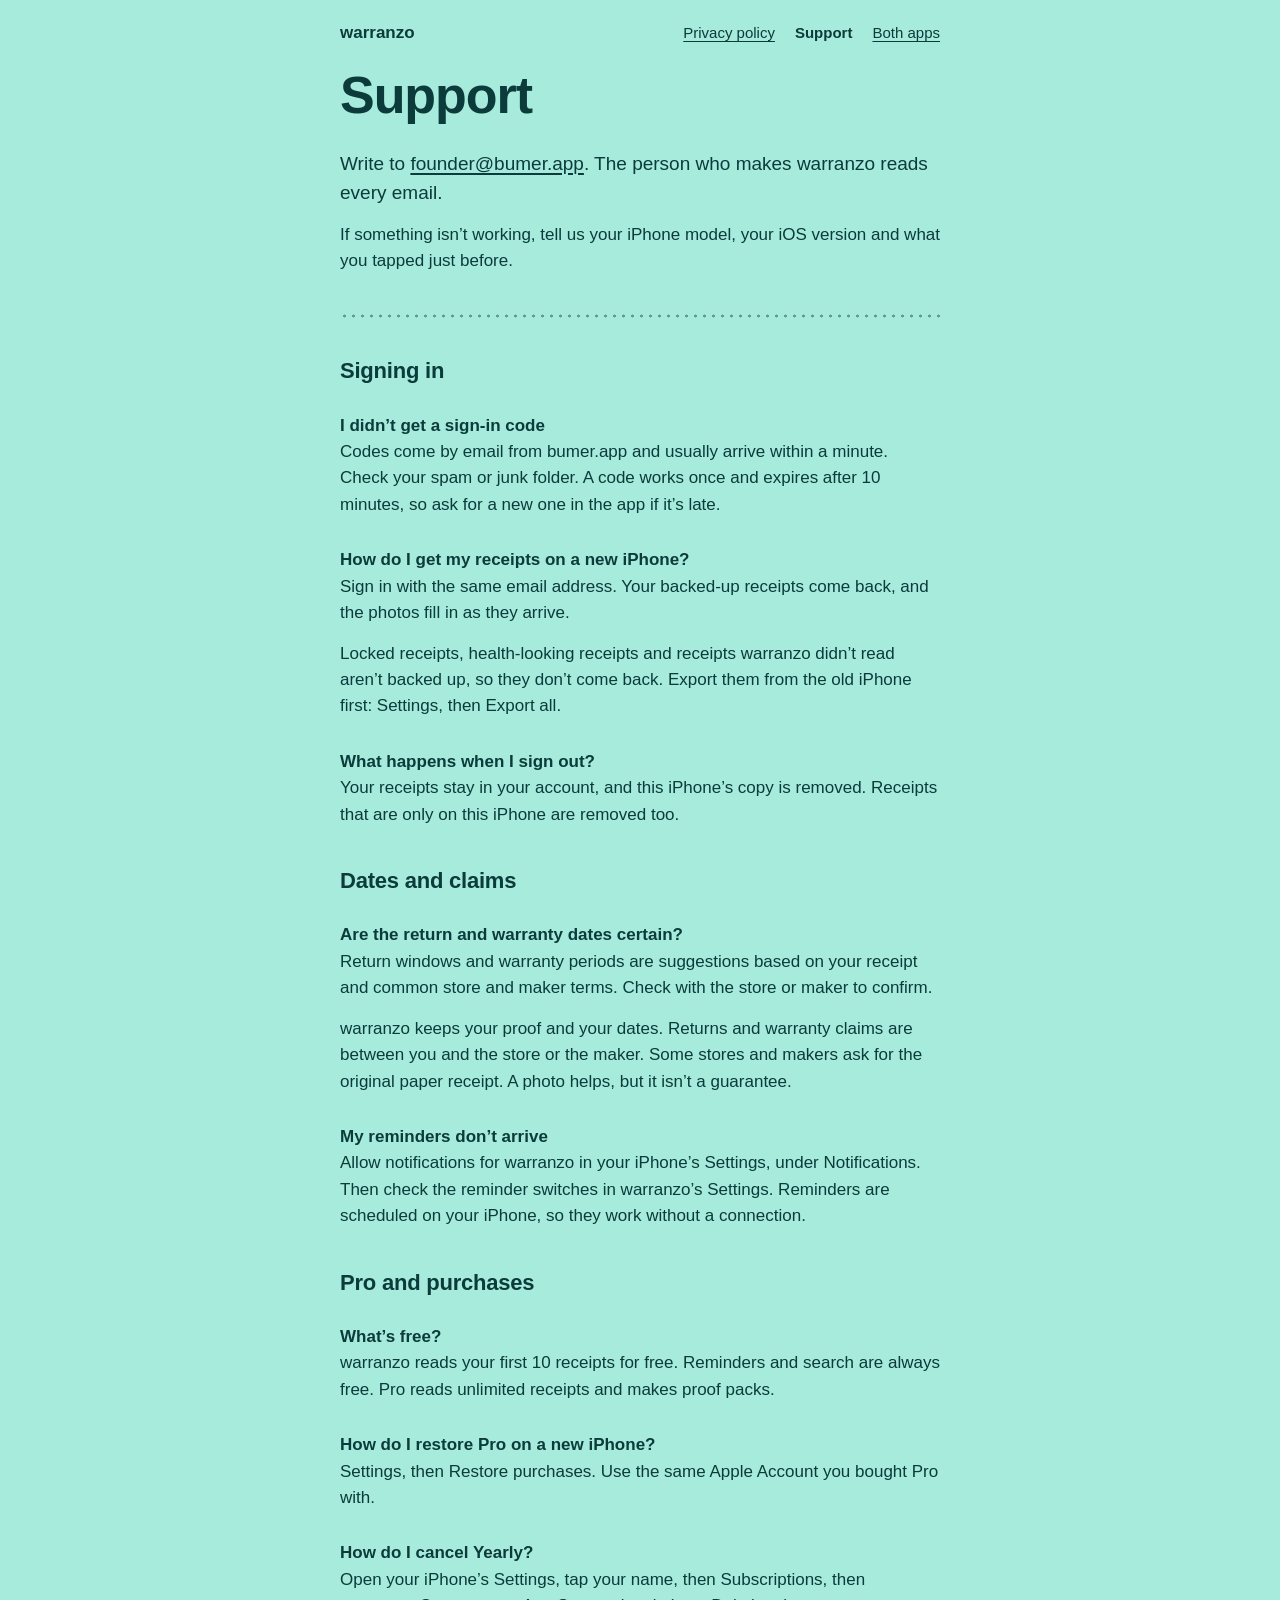
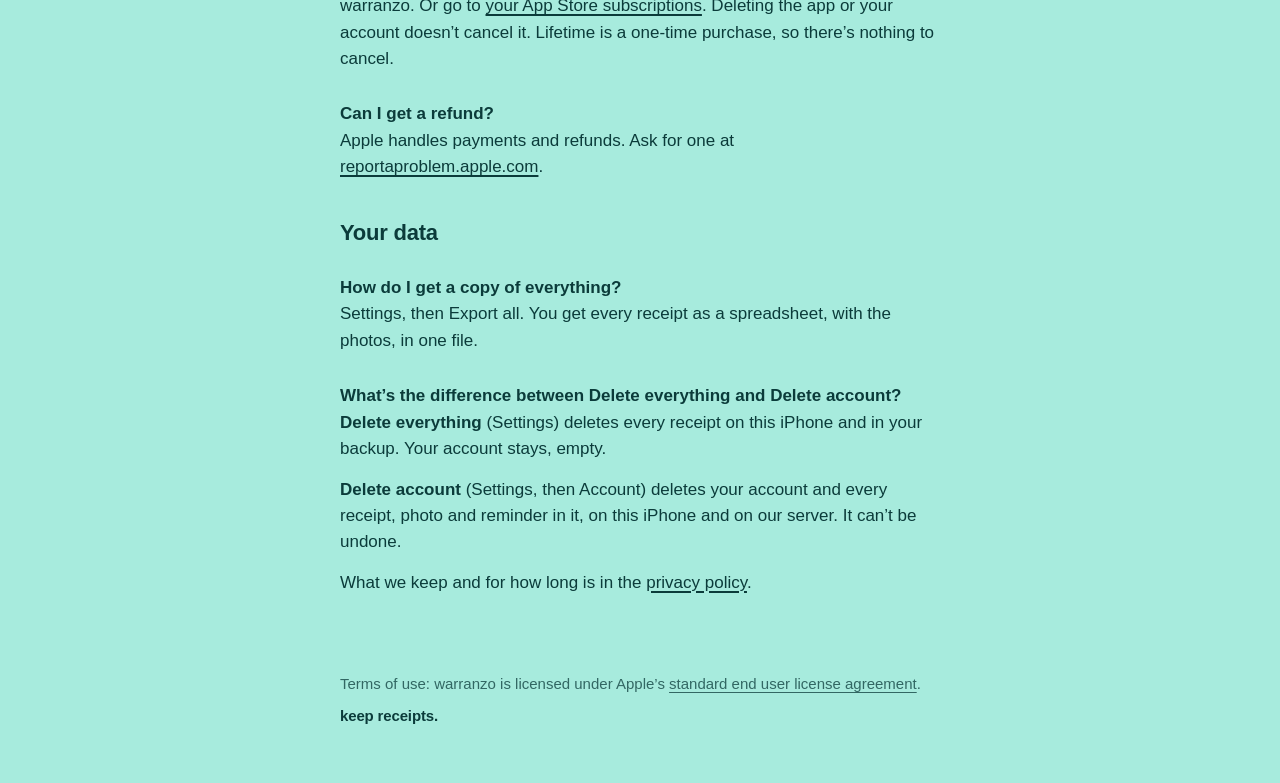
<file: warranzo/support/index.html>
<!doctype html>
<html lang="en">
<head>
<meta charset="utf-8">
<meta name="viewport" content="width=device-width, initial-scale=1">
<meta name="color-scheme" content="light dark">
<title>warranzo support</title>
<meta name="description" content="Help with warranzo: sign-in codes, a new iPhone, Pro, reminders, export and deleting your account.">
<link rel="stylesheet" href="../../assets/site.css">
</head>
<body class="w">
<div class="wrap">
  <nav class="bar" aria-label="warranzo pages">
    <span class="app">warranzo</span>
    <a href="../privacy/">Privacy policy</a>
    <a href="./" aria-current="page">Support</a>
    <a href="../../">Both apps</a>
  </nav>

  <header class="top">
    <h1>Support</h1>
  </header>

  <main>
    <p class="lead">Write to <a href="mailto:founder@bumer.app">founder@bumer.app</a>. The person who makes warranzo reads every email.</p>
    <p>If something isn’t working, tell us your iPhone model, your iOS version and what you tapped just before.</p>

    <hr class="perf">

    <div class="faq">
      <h2 id="sign-in">Signing in</h2>

      <h3 id="no-code">I didn’t get a sign-in code</h3>
      <p>Codes come by email from bumer.app and usually arrive within a minute. Check your spam or junk folder. A code works once and expires after 10 minutes, so ask for a new one in the app if it’s late.</p>

      <h3 id="new-iphone">How do I get my receipts on a new iPhone?</h3>
      <p>Sign in with the same email address. Your backed-up receipts come back, and the photos fill in as they arrive.</p>
      <p>Locked receipts, health-looking receipts and receipts warranzo didn’t read aren’t backed up, so they don’t come back. Export them from the old iPhone first: Settings, then Export all.</p>

      <h3 id="sign-out">What happens when I sign out?</h3>
      <p>Your receipts stay in your account, and this iPhone’s copy is removed. Receipts that are only on this iPhone are removed too.</p>

      <h2 id="dates">Dates and claims</h2>

      <h3 id="dates-certain">Are the return and warranty dates certain?</h3>
      <p>Return windows and warranty periods are suggestions based on your receipt and common store and maker terms. Check with the store or maker to confirm.</p>
      <p>warranzo keeps your proof and your dates. Returns and warranty claims are between you and the store or the maker. Some stores and makers ask for the original paper receipt. A photo helps, but it isn’t a guarantee.</p>

      <h3 id="reminders">My reminders don’t arrive</h3>
      <p>Allow notifications for warranzo in your iPhone’s Settings, under Notifications. Then check the reminder switches in warranzo’s Settings. Reminders are scheduled on your iPhone, so they work without a connection.</p>

      <h2 id="pro">Pro and purchases</h2>

      <h3 id="free">What’s free?</h3>
      <p>warranzo reads your first 10 receipts for free. Reminders and search are always free. Pro reads unlimited receipts and makes proof packs.</p>

      <h3 id="restore">How do I restore Pro on a new iPhone?</h3>
      <p>Settings, then Restore purchases. Use the same Apple Account you bought Pro with.</p>

      <h3 id="cancel">How do I cancel Yearly?</h3>
      <p>Open your iPhone’s Settings, tap your name, then Subscriptions, then warranzo. Or go to <a href="https://apps.apple.com/account/subscriptions">your App Store subscriptions</a>. Deleting the app or your account doesn’t cancel it. Lifetime is a one-time purchase, so there’s nothing to cancel.</p>

      <h3 id="refund">Can I get a refund?</h3>
      <p>Apple handles payments and refunds. Ask for one at <a href="https://reportaproblem.apple.com">reportaproblem.apple.com</a>.</p>

      <h2 id="data">Your data</h2>

      <h3 id="export">How do I get a copy of everything?</h3>
      <p>Settings, then Export all. You get every receipt as a spreadsheet, with the photos, in one file.</p>

      <h3 id="delete-everything">What’s the difference between Delete everything and Delete account?</h3>
      <p><strong>Delete everything</strong> (Settings) deletes every receipt on this iPhone and in your backup. Your account stays, empty.</p>
      <p><strong>Delete account</strong> (Settings, then Account) deletes your account and every receipt, photo and reminder in it, on this iPhone and on our server. It can’t be undone.</p>
      <p>What we keep and for how long is in the <a href="../privacy/#retention">privacy policy</a>.</p>
    </div>
  </main>

  <footer>
    <p>Terms of use: warranzo is licensed under Apple’s <a href="https://www.apple.com/legal/internet-services/itunes/dev/stdeula/">standard end user license agreement</a>.</p>
    <p class="signoff">keep receipts.</p>
  </footer>
</div>
</body>
</html>
</file>
<file: assets/site.css>
/* legal.bumer.app: privacy and support pages for warranzo and everyseat.
   No external fonts or scripts. Each app page wears its app's own colors
   (warranzo: src/theme/tokens.ts in fis-garanti-arsivi/app; everyseat: src/theme/tokens.ts in safeweek-menu/app). */

/* ---------- Base ---------- */

*,
*::before,
*::after {
  box-sizing: border-box;
}

html {
  -webkit-text-size-adjust: 100%;
  text-size-adjust: 100%;
}

body {
  margin: 0;
  font-family: -apple-system, BlinkMacSystemFont, "SF Pro Text", "Segoe UI", Roboto, "Helvetica Neue", Arial, sans-serif;
  font-size: 1.0625rem; /* 17px, the iOS body size */
  line-height: 1.55;
  background: var(--page);
  color: var(--ink);
  text-rendering: optimizeLegibility;
}

.wrap {
  max-width: 40rem;
  margin: 0 auto;
  padding: 0 1.25rem;
}

h1,
h2,
h3 {
  line-height: 1.15;
  margin: 0;
}

h1 {
  font-size: clamp(2.25rem, 8vw, 3.25rem);
  font-weight: 800;
  letter-spacing: -0.02em;
}

h2 {
  font-size: 1.375rem;
  font-weight: 750;
  letter-spacing: -0.01em;
  margin-top: 2.75rem;
  margin-bottom: 0.75rem;
}

h3 {
  font-size: 1.0625rem;
  font-weight: 700;
  margin-top: 1.75rem;
  margin-bottom: 0.25rem;
}

p {
  margin: 0 0 0.9rem;
}

ul {
  margin: 0 0 0.9rem;
  padding-left: 1.2rem;
}

li {
  margin-bottom: 0.45rem;
}

li::marker {
  color: var(--marker);
}

a {
  color: inherit;
  text-decoration-thickness: 0.09em;
  text-underline-offset: 0.18em;
}

a:hover {
  text-decoration-thickness: 0.16em;
}

:focus-visible {
  outline: 3px solid var(--focus);
  outline-offset: 3px;
  border-radius: 2px;
}

strong {
  font-weight: 700;
}

.quiet {
  color: var(--ink-2);
}

.small {
  font-size: 0.9375rem;
}

/* Site bar: which app, which page. Plain text links, no chips. */
.bar {
  display: flex;
  flex-wrap: wrap;
  align-items: baseline;
  gap: 0.35rem 1.25rem;
  padding-top: 1.25rem;
  padding-bottom: 1.25rem;
  font-size: 0.9375rem;
}

.bar .app {
  font-weight: 800;
  font-size: 1.0625rem;
  text-decoration: none;
  margin-right: auto;
}

.bar a[aria-current="page"] {
  text-decoration: none;
  font-weight: 700;
}

.updated {
  margin-top: 0.75rem;
  color: var(--ink-2);
  font-size: 0.9375rem;
}

.lead {
  font-size: 1.1875rem;
  line-height: 1.5;
}

footer {
  margin-top: 3.5rem;
  padding-top: 1.25rem;
  padding-bottom: 3rem;
  font-size: 0.9375rem;
  color: var(--ink-2);
}

footer p {
  margin-bottom: 0.5rem;
}

/* Questions on support pages: a question is a heading, the answer sits right under it. */
.faq h3 {
  margin-top: 2rem;
}

/* ---------- warranzo: mint page, Deep Teal ink, thermal-paper receipt ---------- */

.w {
  --page: #a7ebdd; /* mint */
  --ink: #0b3b3a; /* Deep Teal */
  --ink-2: #326763; /* secondary text */
  --marker: #1e7a5e; /* emerald */
  --focus: #0b3b3a;
  --paper: #ffffff;
  --paper-ink: #0b3b3a;
  --paper-ink-2: #326763;
  --leader: #0b3b3a;
  --perf: rgba(11, 59, 58, 0.45);
}

.w header.top {
  padding-bottom: 0.5rem;
}

.w main > .lead:first-child {
  margin-top: 1rem;
}

/* The dotted perforation, as on warranzo's receipts. */
.w .perf {
  height: 4px;
  margin: 2.5rem 0 0;
  background-image: radial-gradient(circle, var(--perf) 1.4px, transparent 1.6px);
  background-size: 9px 4px;
  background-repeat: repeat-x;
  border: 0;
}

.w h2 {
  margin-top: 2.5rem;
}

/* The retention ledger is printed on thermal paper with a torn foot. */
.receipt {
  position: relative;
  background: var(--paper);
  color: var(--paper-ink);
  margin: 1.25rem -0.25rem 2.25rem;
  padding: 1.5rem 1.25rem 2rem;
  /* Torn foot: a zigzag cut from the bottom edge. */
  --tooth: 12px;
  -webkit-mask:
    linear-gradient(#000 0 0) top / 100% calc(100% - var(--tooth)) no-repeat,
    conic-gradient(from -45deg at bottom, #0000, #000 1deg 89deg, #0000 90deg) bottom / calc(var(--tooth) * 2) var(--tooth) repeat-x;
  mask:
    linear-gradient(#000 0 0) top / 100% calc(100% - var(--tooth)) no-repeat,
    conic-gradient(from -45deg at bottom, #0000, #000 1deg 89deg, #0000 90deg) bottom / calc(var(--tooth) * 2) var(--tooth) repeat-x;
}

.receipt h2 {
  margin-top: 0;
  font-size: 1.25rem;
}

.receipt .note {
  color: var(--paper-ink-2);
  font-size: 0.9375rem;
  margin: 0.15rem 0 0;
}

.ledger {
  margin: 0.75rem 0 0;
  padding: 0;
}

.ledger > div {
  padding: 0.7rem 0;
  border-top: 1px dashed rgba(11, 59, 58, 0.25);
}

.ledger > div:first-child {
  border-top: 0;
}

/* Term ······ value, wrapping cleanly at narrow widths. */
.ledger .row {
  display: flex;
  align-items: baseline;
  gap: 0.4rem;
}

.ledger dt {
  font-weight: 600;
  flex: 0 1 auto;
}

.ledger .row::after {
  content: "";
  order: 2;
  flex: 1 1 1.5rem;
  min-width: 1.5rem;
  border-bottom: 2px dotted var(--leader);
  transform: translateY(-0.3em);
  opacity: 0.55;
}

.ledger dd {
  order: 3;
  margin: 0;
  flex: 0 1 auto;
  text-align: right;
  font-weight: 700;
  font-variant-numeric: tabular-nums;
}

.ledger dt {
  order: 1;
}

@media (max-width: 30rem) {
  .ledger .row {
    flex-wrap: wrap;
  }
  .ledger .row::after {
    display: none;
  }
  .ledger dt {
    font-weight: 500;
  }
  .ledger dd {
    flex-basis: 100%;
    text-align: left;
    margin-top: 0.1rem;
  }
}

.w .signoff {
  font-weight: 800;
  letter-spacing: -0.01em;
  color: var(--ink);
}

@media (prefers-color-scheme: dark) {
  .w {
    --page: #0b3b3a;
    --ink: #ffffff;
    --ink-2: #a7ebdd;
    --marker: #2ac6a2;
    --focus: #a7ebdd;
    --paper: #ebebeb; /* thermal paper at 92% in dark mode */
    --paper-ink: #0b3b3a;
    --paper-ink-2: #326763;
    --leader: #0b3b3a;
    --perf: rgba(167, 235, 221, 0.55);
  }
}

/* ---------- everyseat: butter page, plum ink, cherry band with a white strip ---------- */

.e {
  --page: #ffd64a; /* butter */
  --ink: #3b1340; /* plum */
  --ink-2: #6b4c6f; /* plum 70 */
  --marker: #3b1340;
  --focus: #3b1340;
  --band: #e5262e; /* cherry */
  --band-ink: #ffffff;
  --strip: #ffffff;
  --strip-ink: #3b1340;
  --rule: #3b1340;
}

/* The poster band: the page title on cherry, edge to edge. */
.band {
  background: var(--band);
  color: var(--band-ink);
  padding: 2.25rem 0 1.75rem;
}

.band h1 {
  font-size: clamp(2.5rem, 10vw, 4rem);
  letter-spacing: -0.03em;
}

.band .updated {
  color: var(--band-ink);
  opacity: 0.92;
}

/* The strip stuck under the band carries what matters most on every everyseat page. */
.strip {
  background: var(--strip);
  color: var(--strip-ink);
  padding: 1rem 0 1.1rem;
  font-weight: 650;
  font-size: 1.125rem;
  line-height: 1.4;
}

.strip p {
  margin: 0;
}

/* Sections open on the menu's thick rule. */
.e h2 {
  border-top: 4px solid var(--rule);
  padding-top: 0.9rem;
  margin-top: 2.75rem;
}

.e .bar a.app {
  color: var(--ink);
}

.e .signoff {
  font-weight: 800;
  letter-spacing: -0.01em;
}

@media (prefers-color-scheme: dark) {
  .e {
    --page: #3b1340;
    --ink: #ffffff;
    --ink-2: #e8d6ea; /* lilac */
    --marker: #ffd64a;
    --focus: #ffd64a;
    --strip: #4f2356; /* plum surface */
    --strip-ink: #ffffff;
    --rule: #ffd64a; /* butter only as line and type in dark mode */
  }
}

/* ---------- Index: the two apps side by side, each in its own colors ---------- */

.home {
  --page: #ffffff;
  --ink: #1a1a1a;
  --ink-2: #555555;
  --marker: #1a1a1a;
  --focus: #1a1a1a;
}

.home main {
  padding-top: 3rem;
}

.home h1 {
  font-size: clamp(2rem, 7vw, 2.75rem);
}

.apps {
  display: grid;
  grid-template-columns: 1fr;
  gap: 0;
  margin: 2rem 0 0;
}

@media (min-width: 44rem) {
  .apps {
    grid-template-columns: 1fr 1fr;
  }
}

.app-block {
  padding: 1.75rem 1.5rem 2rem;
}

.app-block h2 {
  margin: 0 0 0.35rem;
  font-size: 1.75rem;
  font-weight: 800;
  border: 0;
  padding: 0;
}

.app-block p {
  margin-bottom: 1rem;
}

.app-block ul {
  list-style: none;
  padding: 0;
  margin: 0;
}

.app-block li {
  margin: 0 0 0.35rem;
  font-weight: 650;
}

.app-block.w-block {
  background: #a7ebdd;
  color: #0b3b3a;
}

.app-block.e-block {
  background: #ffd64a;
  color: #3b1340;
  border-top: 10px solid #e5262e;
}

@media (min-width: 44rem) {
  .app-block.e-block {
    border-top-width: 10px;
  }
}

@media (prefers-color-scheme: dark) {
  .home {
    --page: #161616;
    --ink: #f2f2f2;
    --ink-2: #bdbdbd;
    --marker: #f2f2f2;
    --focus: #f2f2f2;
  }
}

@media print {
  .band,
  .strip,
  .receipt,
  .app-block {
    -webkit-print-color-adjust: exact;
    print-color-adjust: exact;
  }
}
</file>
